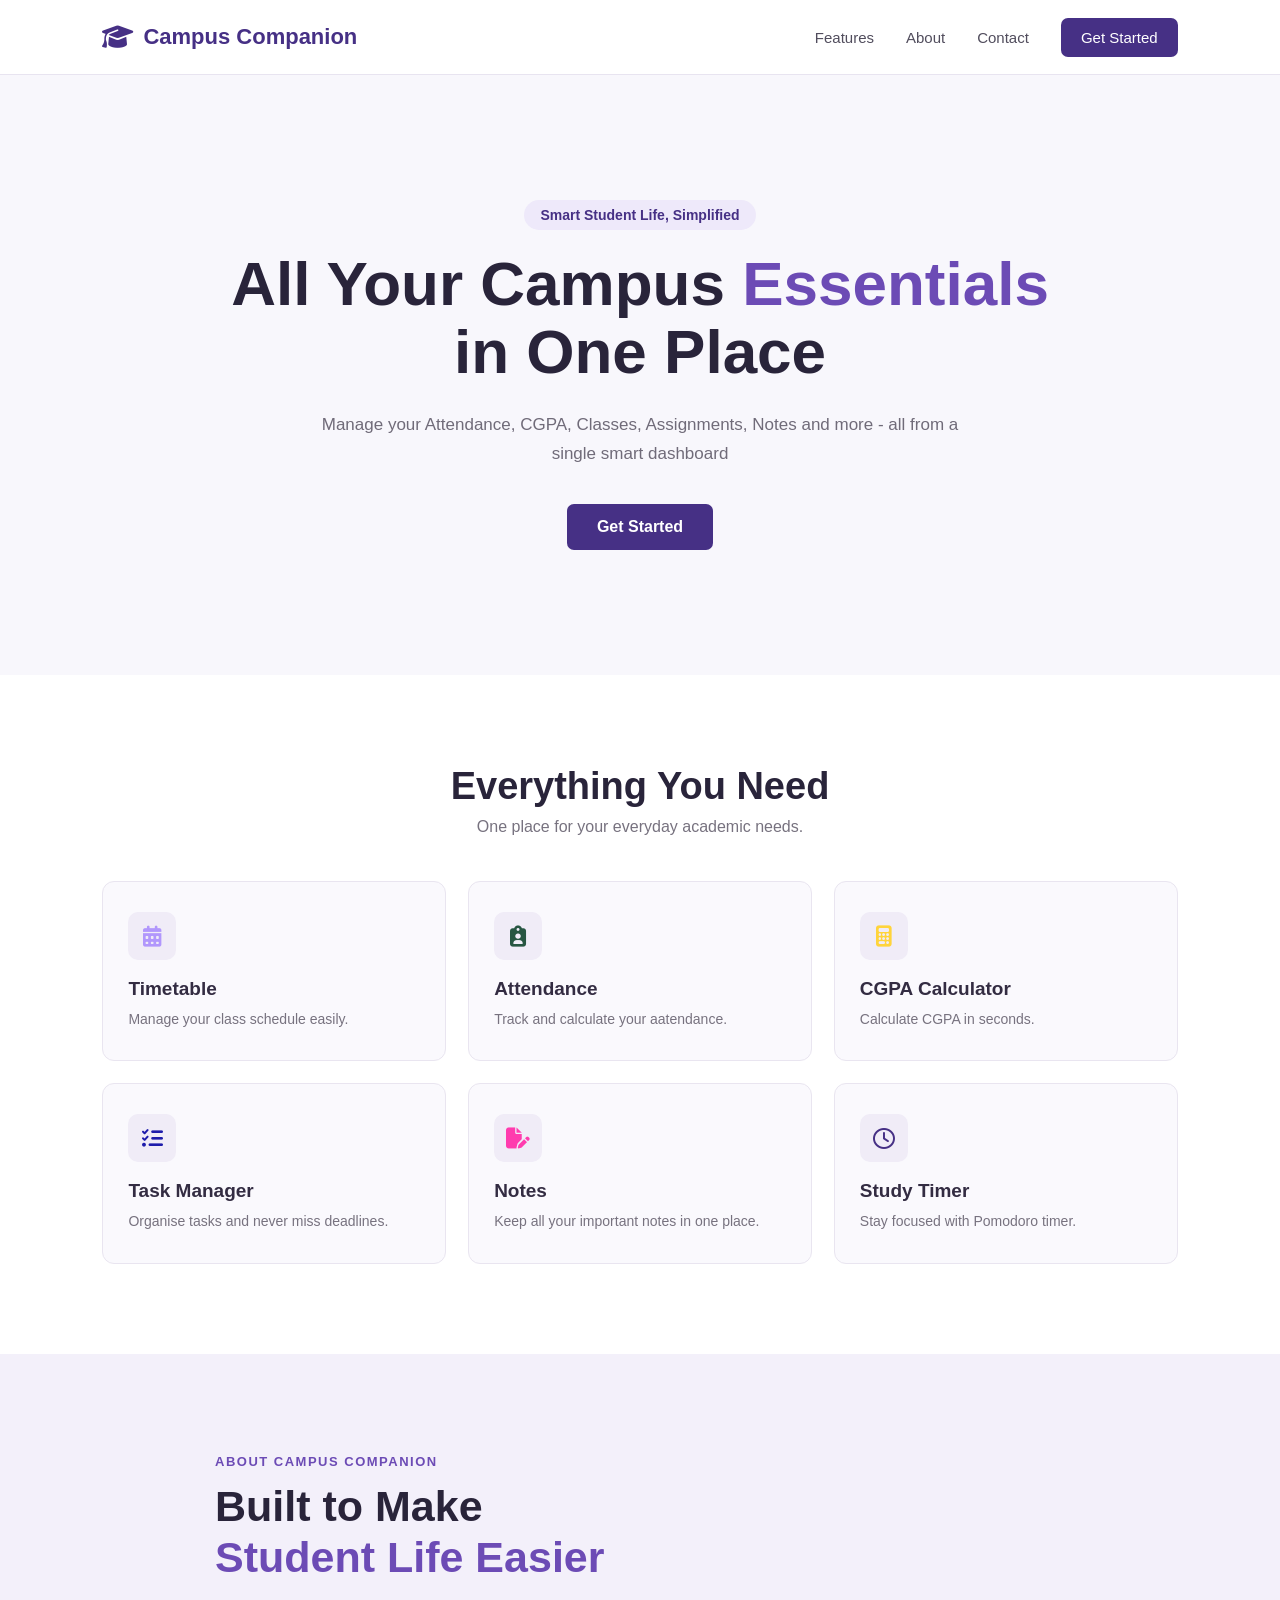
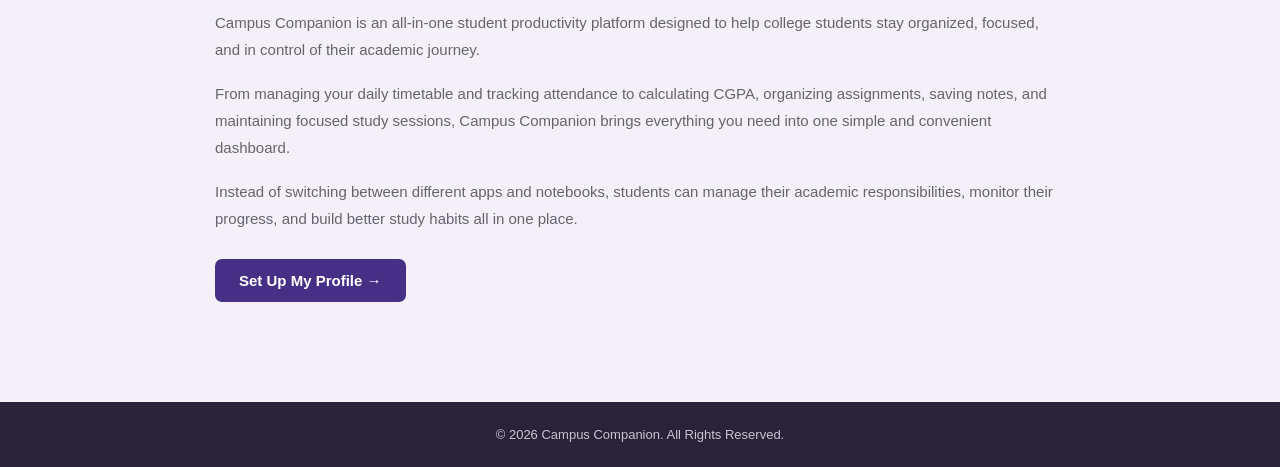
<file: index.html>
<!DOCTYPE html>
<html lang="en">
<head>
    <meta charset="UTF-8">
    <meta name="viewport" content="width=device-width, initial-scale=1.0">
    <meta http-equiv="refresh" content="0; url=HTML/index.html">
    <title>Campus Companion</title>
</head>
<body>
    
</body>
</html>
</file>
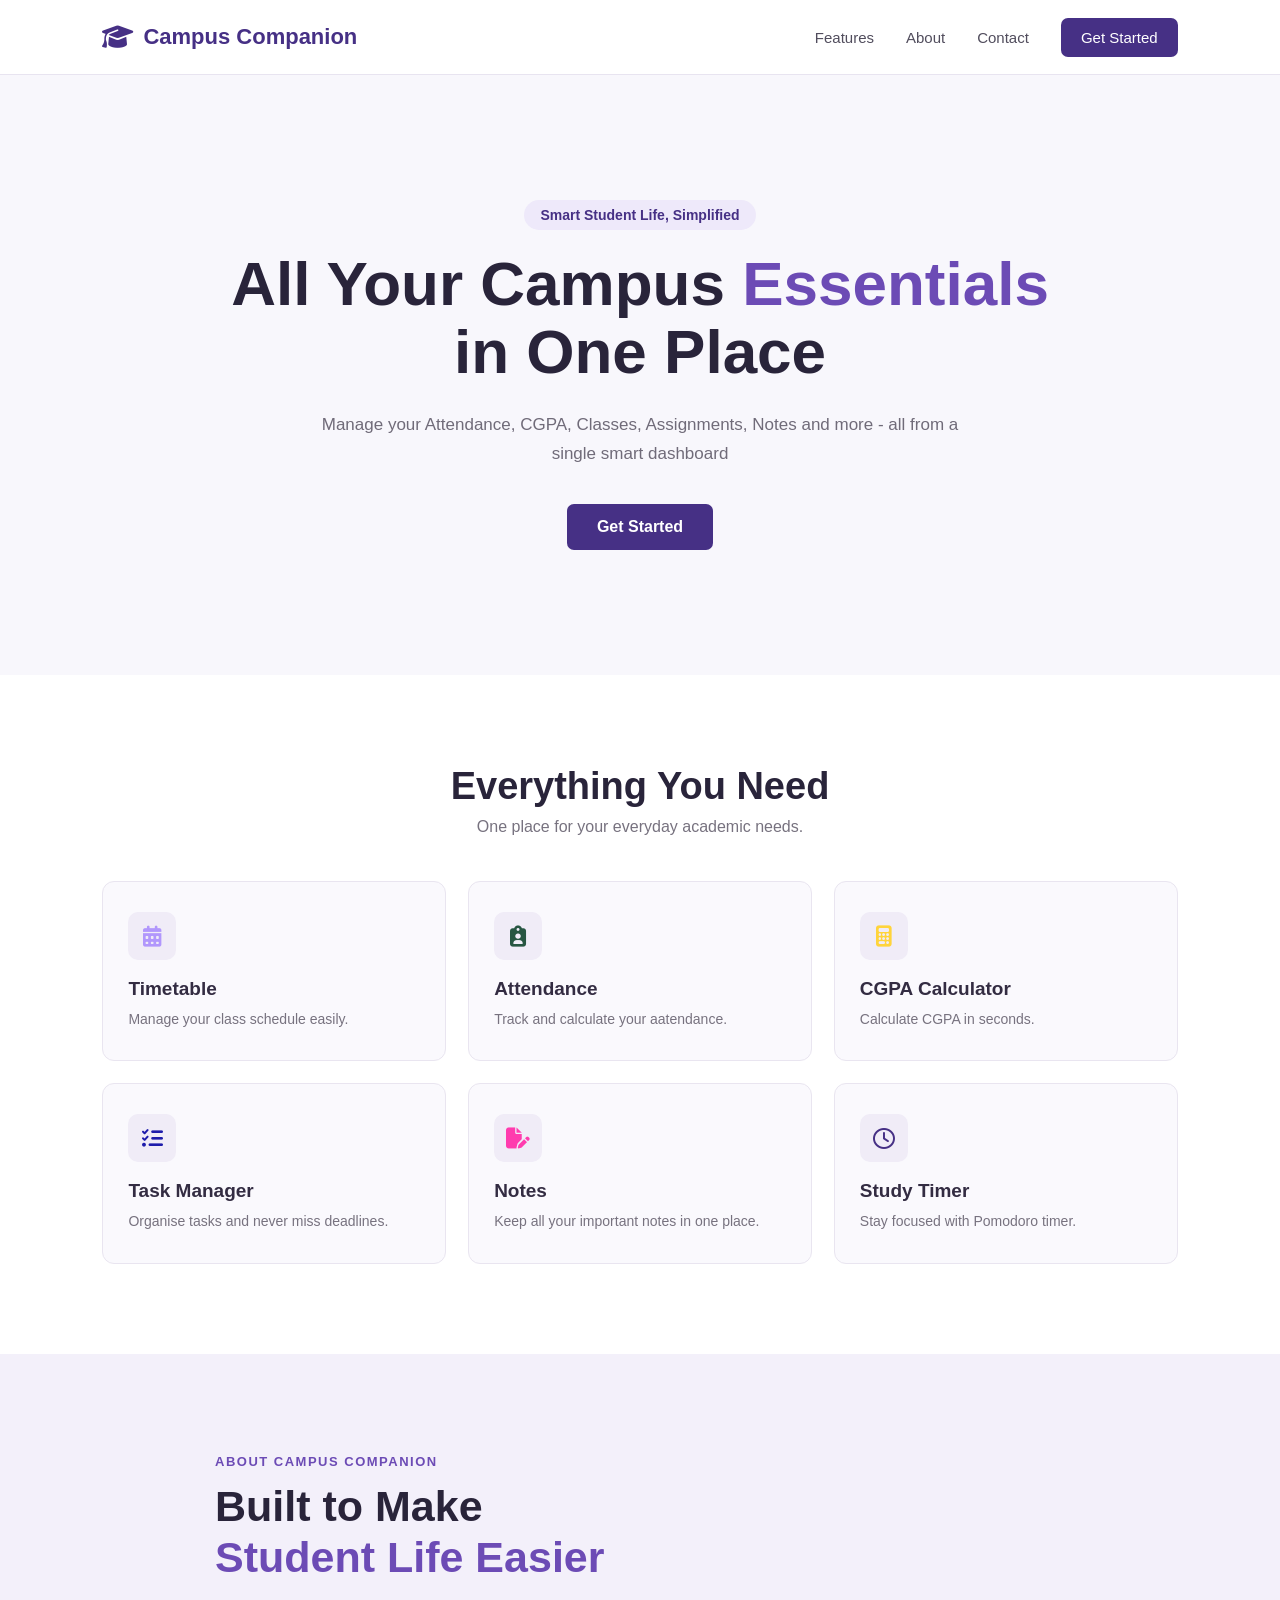
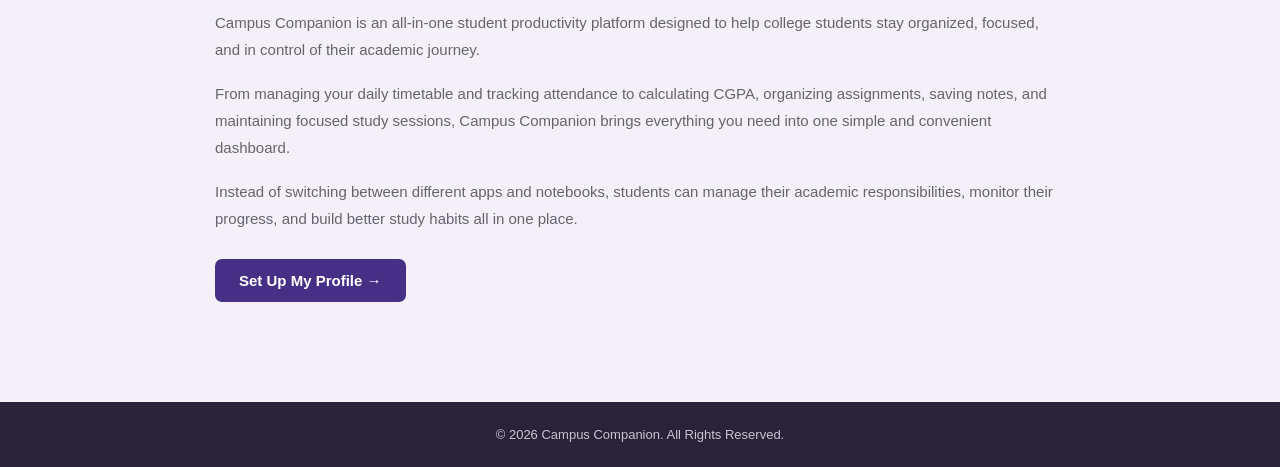
<file: HTML/index.html>
<!DOCTYPE html>
<html lang="en">
<head>
    <meta charset="UTF-8">
    <meta name="viewport" content="width=device-width, initial-scale=1.0">
    <title>Campus Companion</title>
    
    <link rel="stylesheet"
          href="https://cdnjs.cloudflare.com/ajax/libs/font-awesome/6.7.2/css/all.min.css">
    <link rel="stylesheet" href='../CSS/index_setup.css'>
<body>
    <header>
        <nav class="navbar">
            <div class="logo">
                 <i class="fa-solid fa-graduation-cap" style="color: rgb(70, 48, 133);"></i>
                 Campus Companion</div>
            <div class="nav-links">
                <a href="#features">Features</a>
                <a href="#about">About</a>
                <a href="#contact">Contact</a>
                <a href="/Project - Campus-Companion/HTML/setup.html">Get Started</a>
            </div>
        </nav>
        <section class="hero-section">
            <div class="hero-content">
                <p class="hero-tag">Smart Student Life, Simplified</p>
                <h1>All Your Campus
                    <span>Essentials</span>
                    in One Place
                </h1>
                <p>Manage your Attendance, CGPA, Classes, Assignments, Notes and more - all from a single smart dashboard </p>
            </div>
            <div class="hero-button">
                <button onclick="goSetup()">Get Started</button>
            </div>
        </section>
        <section class="features" id="features">
            <h2>Everything You Need</h2>
            <p>One place for your everyday academic needs.</p>
            <div class="feature-grid">
                <div class="feature-card">
                    <i class="fa-solid fa-calendar-days" style="color: rgb(177, 151, 252);"></i>
                    <h3>Timetable</h3>
                    <p>Manage your class schedule easily.</p>
                </div>
                <div class="feature-card">
                    <i class="fa-solid fa-clipboard-user" style="color: rgb(39, 86, 66);"></i>
                    <h3>Attendance</h3>
                    <p>Track and calculate your aatendance. </p>
                </div>
                <div class="feature-card">
                    <i class="fa-solid fa-calculator" style="color: rgb(255, 212, 59);"></i>
                    <h3>CGPA Calculator</h3>
                    <p>Calculate CGPA in seconds.</p>
                </div>
                <div class="feature-card">
                    <i class="fa-solid fa-list-check" style="color: rgb(30, 28, 171);"></i>
                    <h3>Task Manager</h3>
                    <p>Organise tasks and never miss deadlines.</p>
                </div>
                <div class="feature-card">
                    <i class="fa-solid fa-file-pen" style="color: rgb(255, 59, 174);"></i>
                    <h3>Notes</h3>
                    <p>Keep all your important notes in one place.</p>
                </div>
                <div class="feature-card">
                    <i class="fa-regular fa-clock" style="color: rgb(70, 48, 133);"></i>
                    <h3>Study Timer</h3>
                    <p>Stay focused with Pomodoro timer.</p>
                </div>
            </div>
        </section>
        <section class="about" id="about">
            <div class="about-content">
                <p>ABOUT CAMPUS COMPANION</p>
                <h2>Built to Make
                    <span>Student Life Easier</span>
                </h2>
                <p>
                    Campus Companion is an all-in-one student productivity
                    platform designed to help college students stay organized,
                    focused, and in control of their academic journey.
                </p>

                <p>
                    From managing your daily timetable and tracking attendance
                    to calculating CGPA, organizing assignments, saving notes,
                    and maintaining focused study sessions, Campus Companion
                    brings everything you need into one simple and convenient
                    dashboard.
                </p>

                <p>
                    Instead of switching between different apps and notebooks,
                    students can manage their academic responsibilities,
                    monitor their progress, and build better study habits
                    all in one place.
                </p>
                <a href="/Project - Campus-Companion/HTML/setup.html" class="primary-btn">
                    Set Up My Profile →
                </a>
            </div>
        </section>
    </header>
    <footer>
        <div class="copyright">
             © 2026 Campus Companion. All Rights Reserved.
        </div>
    </footer>
    <script src="../JS/index_setup.js"></script>
</body>
</html>
</file>
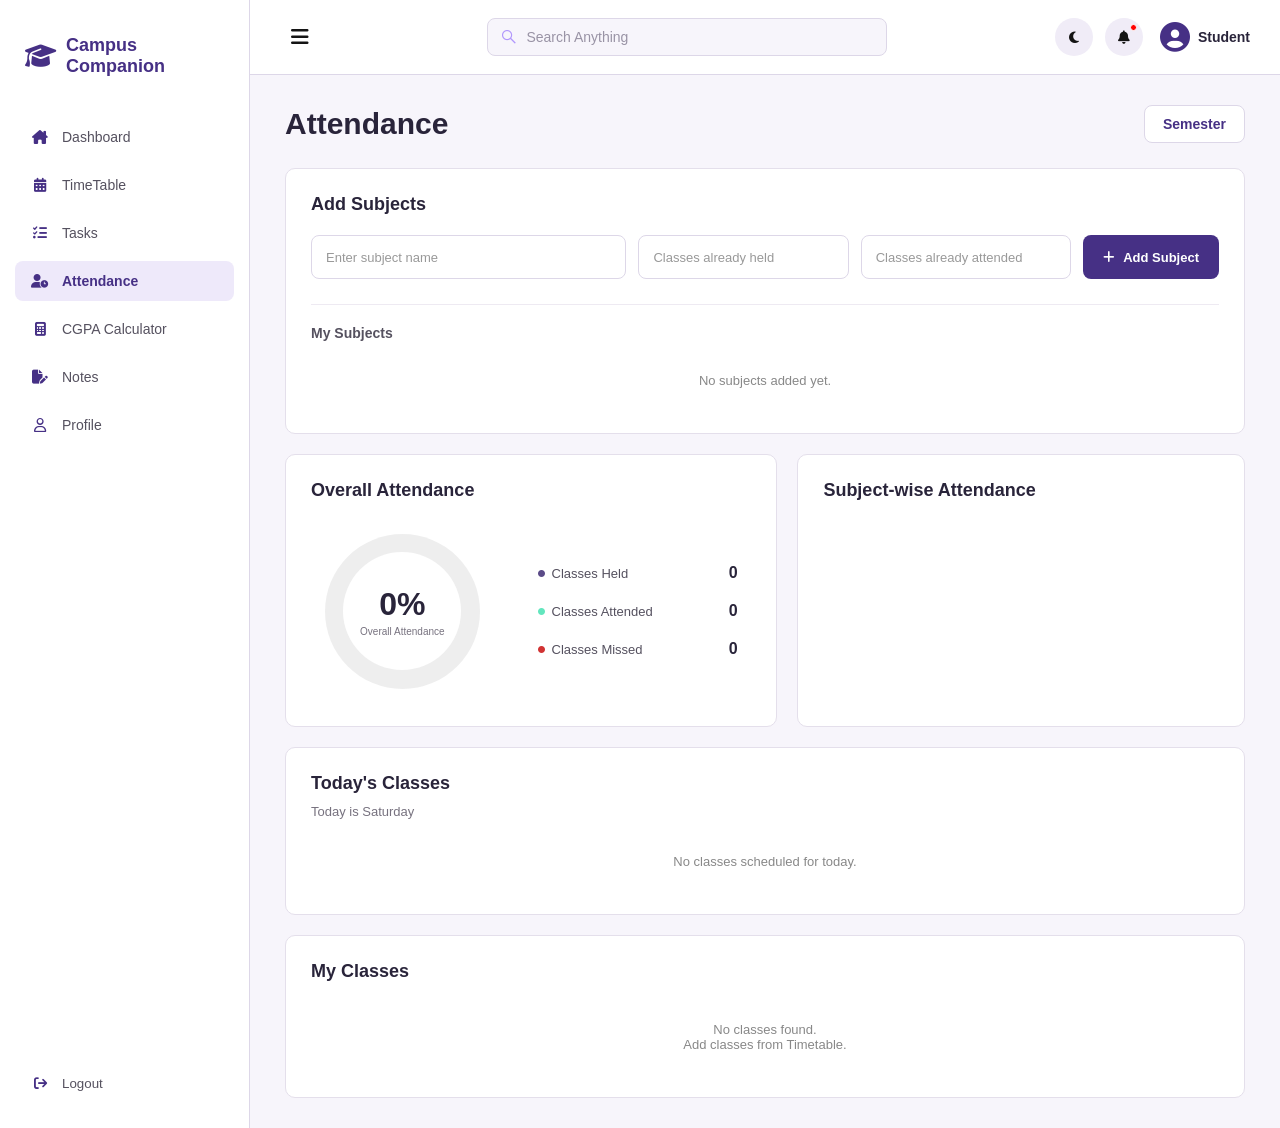
<file: HTML/attendance.html>
<!DOCTYPE html>
<html lang="en">
<head>
    <meta charset="UTF-8">
    <meta name="viewport" content="width=device-width, initial-scale=1.0">
    <title>Attendance</title>
    <link rel="stylesheet"
          href="https://cdnjs.cloudflare.com/ajax/libs/font-awesome/6.7.2/css/all.min.css">
    <link rel="stylesheet" href="../CSS/dashboard.css">
    <link rel="stylesheet" href="../CSS/attendance.css">
</head>
<body class="dashboard-page">
    <div class="app-shell">
        <aside class="sidebar">
            <div class="sidebar-logo">
                 <i class="fa-solid fa-graduation-cap" style="color: rgb(70, 48, 133);"></i>
                 <span>Campus Companion</span>
            </div>
            <nav>
                <button onclick="showPage('dashboard')">
                    <i class="fa-solid fa-house-chimney" style="color: rgb(70, 48, 133);"></i>
                    <span>Dashboard</span>
                </button>
                <button onclick="showPage('timetable')">
                    <i class="fa-solid fa-calendar-days" style="color: rgb(70, 48, 133);"></i>
                    <span>TimeTable</span>
                </button>
                <button onclick="showPage('tasks')">
                    <i class="fa-solid fa-list-check" style="color: rgb(70, 48, 133);"></i>
                    <span>Tasks</span>
                </button>
                <button onclick="showPage('attendance')" class="active">
                    <i class="fa-solid fa-user-clock" style="color: rgb(70, 48, 133);"></i>
                    <span>Attendance</span>
                </button>
                <button onclick="showPage('cgpa-calculator')">
                    <i class="fa-solid fa-calculator" style="color: rgb(70, 48, 133);"></i>
                    <span>CGPA Calculator</span>
                </button>
                <button onclick="showPage('notes')">
                    <i class="fa-solid fa-file-pen" style="color: rgb(70, 48, 133);"></i>
                    <span>Notes</span>
                </button>
                <button onclick="showPage('profile')">
                    <i class="fa-regular fa-user" style="color: rgb(70, 48, 133);"></i>
                    <span>Profile</span>
                </button>
            </nav>
            <button class="logout" onclick="logoutBtn()">
                <i class="fa-solid fa-arrow-right-from-bracket" style="color: rgb(70, 48, 133);"></i>
                <span>Logout</span>
            </button>
        </aside>
        <section class="dashboard-content">
            <header class="dashboard-header">
                <button class="menu-btn">
                    <i class="fa-solid fa-bars" style="color: rgb(20, 20, 20);"></i>
                </button>
                <div class="dashboard-search">
                    <i class="fa-brands fa-sistrix" style="color: rgb(177, 151, 252);"></i>
                    <input type="text" id="dashboardSearch"
                    placeholder="Search Anything">
                </div>
                <div class="dashboard-actions">
                    <button class="theme-btn">
                        <i class="fa-solid fa-moon" style="color: rgb(20, 20, 20);"></i>
                    </button>
                    <button class="notification-btn">
                        <i class="fa-solid fa-bell" style="color: rgb(20, 20, 20);"></i>
                        <span class="notification-dot"></span>
                    </button>
                    <div class="user-info">
                        <span class="avatar">
                        <i class="fa-solid fa-circle-user" style="color: rgb(70, 48, 133);"></i>
                    </span>
                     <b id="topname">
                        Student
                     </b>
                    </div> 
                </div>
            </header>
           
            <main class="dashboard-main">
                <div class="attendance-top">
                    <div>
                        <h1>Attendance</h1>
                    </div>
                    <div class="semester-display">
                        <span id="semester">
                            Semester
                        </span>
                    </div>
                </div>
                <div class="attendance-card add-subject-card">
                    <h2>
                        Add Subjects
                    </h2>
                    <div class="subject-form">
                        <input
                            type="text"
                            id="subjectName"
                            placeholder="Enter subject name">
                        <input
                            type="number"
                            id="initialHeld"
                            placeholder="Classes already held"
                            min="0">
                        <input
                            type="number"
                            id="initialAttended"
                            placeholder="Classes already attended"
                            min="0">
                        <button onclick="addSubjectFromForm()">
                            <i class="fa-solid fa-plus" style="color: rgb(177, 151, 252);"></i>
                            Add Subject
                        </button>
                    </div>
                     
                    <div class="my-subjects">
                        <h3>
                            My Subjects
                        </h3>
                        <div id="subjectList"></div>
                    </div>
                </div>
                <!-- OVERVIEW -->
                <div class="attendance-overview">
                    <div class="attendance-card overall-card">
                        <h2>
                            Overall Attendance
                        </h2>
                        <div class="overall-content">
                            <div
                                class="attendance-circle"
                                id="attendanceCircle">
                                <div class="circle-content">
                                    <span id="overallPercentage">
                                        0%
                                    </span>
                                    <small>
                                        Overall Attendance
                                    </small>
                                </div>
                            </div>
                            <div class="attendance-stats">
                                <div class="stat-row">
                                    <span>
                                        <i class="fa-solid fa-circle" style="color: rgb(91, 75, 136);"></i>
                                        Classes Held
                                    </span>
                                    <strong id="classesHeld">
                                        0
                                    </strong>
                                </div>
                                <div class="stat-row">
                                    <span>
                                    <i class="fa-solid fa-circle" style="color: rgb(99, 230, 190);"></i>
                                        Classes Attended
                                    </span>
                                    <strong id="classesAttended">
                                        0
                                    </strong>
                                </div>
                                <div class="stat-row">
                                    <span>
                                        <i class="fa-solid fa-circle" style="color: rgb(209, 51, 51);"></i>
                                        Classes Missed
                                    </span>
                                    <strong id="classesMissed">
                                        0
                                    </strong>
                                </div>
                            </div>
                        </div>
                    </div>
                    <!-- SUBJECT ATTENDANCE -->
                    <div class="attendance-card subject-card">
                        <h2>
                            Subject-wise Attendance
                        </h2>
                        <div id="attendanceList"></div>
                    </div>
                </div>
                <!-- TODAY'S CLASSES -->
                <div class="attendance-card today-card">
                    <h2>
                        Today's Classes
                    </h2>
                    <p
                        class="today-name"
                        id="todayName">
                    </p>
                    <div id="todayClasses"></div>
                </div>
                <!-- ALL CLASSES -->
                <div class="attendance-card timetable-attendance-card">
                    <h2>
                        My Classes
                    </h2>
                    <div id="allClasses"></div>
                </div>
            </main>

        </section>
    </div>
    <script src="../JS/dashboard.js"></script>
    <script src="../JS/attendance.js"></script>
</body>
</file>
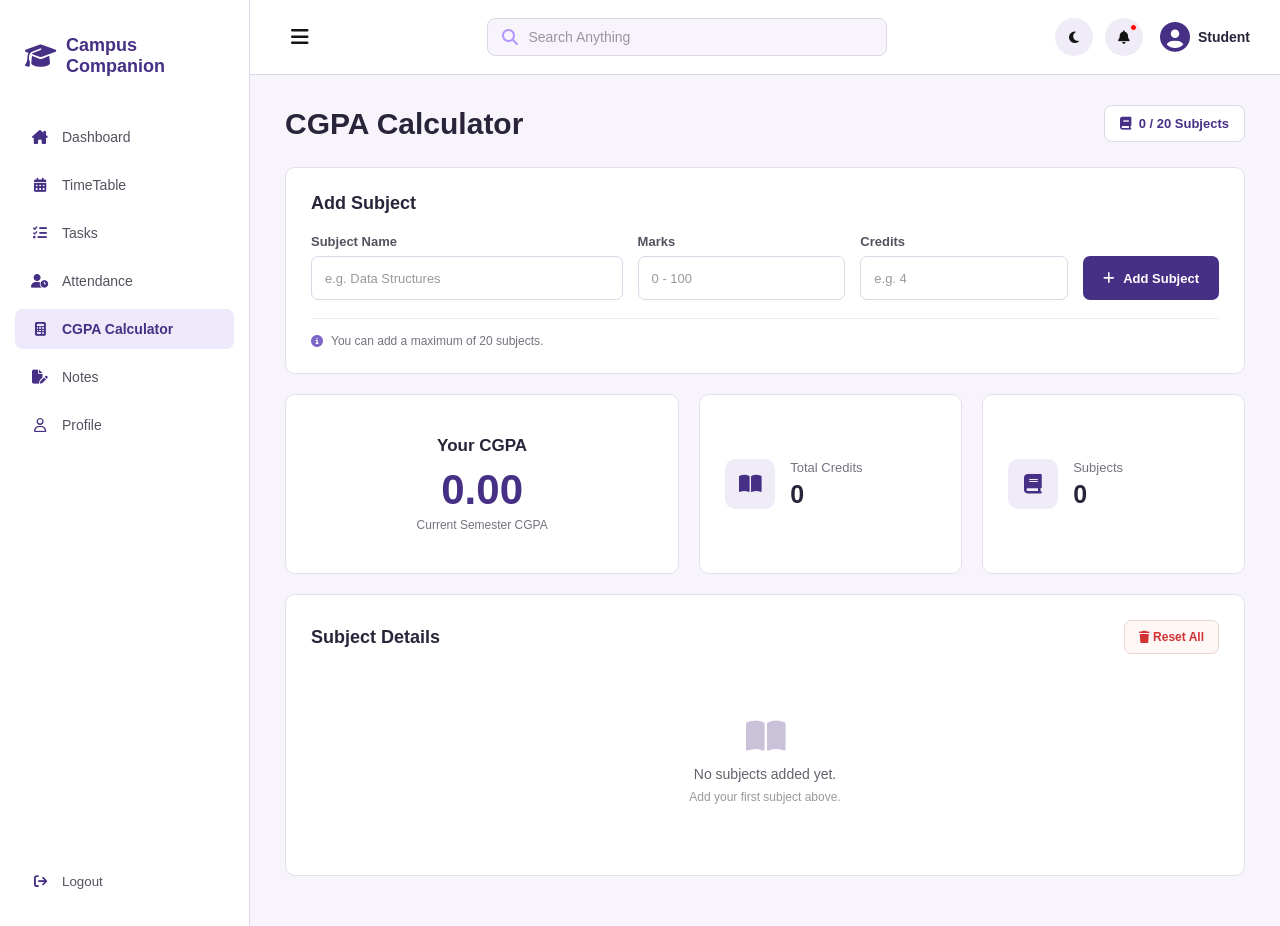
<file: HTML/cgpa.html>
<!DOCTYPE html>
<html lang="en">
<head>
    <meta charset="UTF-8">
    <meta name="viewport" content="width=device-width, initial-scale=1.0">
    <title>CGPA Calculator</title>
    <link rel="stylesheet"
        href="https://cdnjs.cloudflare.com/ajax/libs/font-awesome/6.7.2/css/all.min.css">
    <link rel="stylesheet" href="../CSS/dashboard.css">
    <link rel="stylesheet" href="../CSS/cgpa.css">
</head>
<body class="dashboard-page cgpa-page">
<div class="app-shell">
    <aside class="sidebar">
        <div class="sidebar-logo">
            <i class="fa-solid fa-graduation-cap"
               style="color: rgb(70, 48, 133);"></i>
            <span>Campus Companion</span>
        </div>
        <nav>
            <button onclick="showPage('dashboard')">
                <i class="fa-solid fa-house-chimney"
                   style="color: rgb(70, 48, 133);"></i>
                <span>Dashboard</span>
            </button>
            <button onclick="showPage('timetable')">
                <i class="fa-solid fa-calendar-days"
                   style="color: rgb(70, 48, 133);"></i>
                <span>TimeTable</span>
            </button>
            <button onclick="showPage('tasks')">
                <i class="fa-solid fa-list-check"
                   style="color: rgb(70, 48, 133);"></i>
                <span>Tasks</span>
            </button>
            <button onclick="showPage('attendance')">
                <i class="fa-solid fa-user-clock"
                   style="color: rgb(70, 48, 133);"></i>
                <span>Attendance</span>
            </button>
            <button onclick="showPage('cgpa-calculator')" class="active">
                <i class="fa-solid fa-calculator" style="color: rgb(70, 48, 133);"></i>
                <span>CGPA Calculator</span>
            </button>
            <button onclick="showPage('notes')">
                <i class="fa-solid fa-file-pen"
                   style="color: rgb(70, 48, 133);"></i>
                <span>Notes</span>
            </button>
            <button onclick="showPage('profile')">
                <i class="fa-regular fa-user"
                   style="color: rgb(70, 48, 133);"></i>
                <span>Profile</span>
            </button>
        </nav>
        <button class="logout"
                onclick="logoutBtn()">
            <i class="fa-solid fa-arrow-right-from-bracket"
               style="color: rgb(70, 48, 133);"></i>
            <span>Logout</span>
        </button>
    </aside>

    <section class="dashboard-content">
        <header class="dashboard-header">
            <button class="menu-btn">
                <i class="fa-solid fa-bars"
                   style="color: rgb(20, 20, 20);"></i>
            </button>
            <div class="dashboard-search">
                <i class="fa-solid fa-magnifying-glass"
                   style="color: rgb(177, 151, 252);"></i>
                <input
                    type="text"
                    id="dashboardSearch"
                    placeholder="Search Anything">
            </div>
            <div class="dashboard-actions">
                <button class="theme-btn">
                    <i class="fa-solid fa-moon"
                       style="color: rgb(20, 20, 20);"></i>
                </button>
                <button class="notification-btn">
                    <i class="fa-solid fa-bell"
                       style="color: rgb(20, 20, 20);"></i>
                    <span class="notification-dot"></span>
                </button>
                <div class="user-info">
                    <span class="avatar">
                        <i class="fa-solid fa-circle-user"
                           style="color: rgb(70, 48, 133);"></i>
                    </span>
                    <b id="topname">
                        Student
                    </b>
                </div>
            </div>
        </header>

        <main class="dashboard-main">
            <div class="cgpa-page-title">
                <div>
                    <h1>CGPA Calculator</h1>
                </div>
                <div class="subject-limit">
                    <i class="fa-solid fa-book"></i>
                    <span id="subjectCount">
                        0 / 20 Subjects
                    </span>
                </div>
            </div>

            <!-- Add Subject -->
            <div class="cgpa-card add-cgpa-card">
                <div class="cgpa-card-header">
                    <div>
                        <h2>Add Subject</h2> 
                    </div>
                </div>
                <div class="cgpa-form">
                    <div class="cgpa-input-group">
                        <label for="subjectName">
                            Subject Name
                        </label>
                        <input
                            type="text"
                            id="subjectName"
                            placeholder="e.g. Data Structures">
                    </div>
                    <div class="cgpa-input-group">
                        <label for="marks">
                            Marks
                        </label>
                        <input
                            type="number"
                            id="marks"
                            placeholder="0 - 100"
                            min="0"
                            max="100">
                    </div>
                    <div class="cgpa-input-group">
                        <label for="credits">
                            Credits
                        </label>
                        <input
                            type="number"
                            id="credits"
                            placeholder="e.g. 4"
                            min="1"
                            max="20">
                    </div>
                    <button
                        class="add-subject-btn"
                        onclick="addCGPASubject()">
                        <i class="fa-solid fa-plus"></i>
                        Add Subject
                    </button>
                </div>
                <div class="cgpa-note">
                    <i class="fa-solid fa-circle-info"></i>
                    <span>
                        You can add a maximum of 20 subjects.
                    </span>
                </div>
            </div>

            <!-- CGPA Result -->
            <div class="cgpa-result-grid">
                <div class="cgpa-card cgpa-result-card">
                    <h2>
                        Your CGPA
                    </h2>
                    <div class="cgpa-number">
                        <span id="cgpaValue">
                            0.00
                        </span>
                    </div>
                    <p class="cgpa-result-text">
                        Current Semester CGPA
                    </p>
                </div>

                <!-- Total Credits -->
                <div class="cgpa-card result-small-card">
                    <div class="result-icon">
                        <i class="fa-solid fa-book-open"></i>
                    </div>
                    <div>
                        <p>
                            Total Credits
                        </p>
                        <h3 id="totalCredits">
                            0
                        </h3>
                    </div>
                </div>

                <!-- Subjects -->
                <div class="cgpa-card result-small-card">
                    <div class="result-icon">
                        <i class="fa-solid fa-book"></i>
                    </div>
                    <div>
                        <p>
                            Subjects
                        </p>
                        <h3 id="totalSubjects">
                            0
                        </h3>
                    </div>
                </div>
            </div>

            <!-- Subject Table -->
            <div class="cgpa-card subjects-table-card">
                <div class="subjects-table-header">
                    <div>
                        <h2>
                            Subject Details
                        </h2>
                    </div>
                    <button
                        class="reset-btn"
                        onclick="resetCGPA()">
                        <i class="fa-solid fa-trash"></i>
                        Reset All
                    </button>
                </div>
                <div id="cgpaSubjectList">
                    <div class="cgpa-empty">
                        <i class="fa-solid fa-book-open"></i>
                        <p>
                            No subjects added yet.
                        </p>
                        <small>
                            Add your first subject above.
                        </small>
                    </div>
                </div>
            </div>
        </main>
    </section>
</div>
<script src="../JS/dashboard.js"></script>
<script src="../JS/cgpa.js"></script>
</body>
</html>
</file>
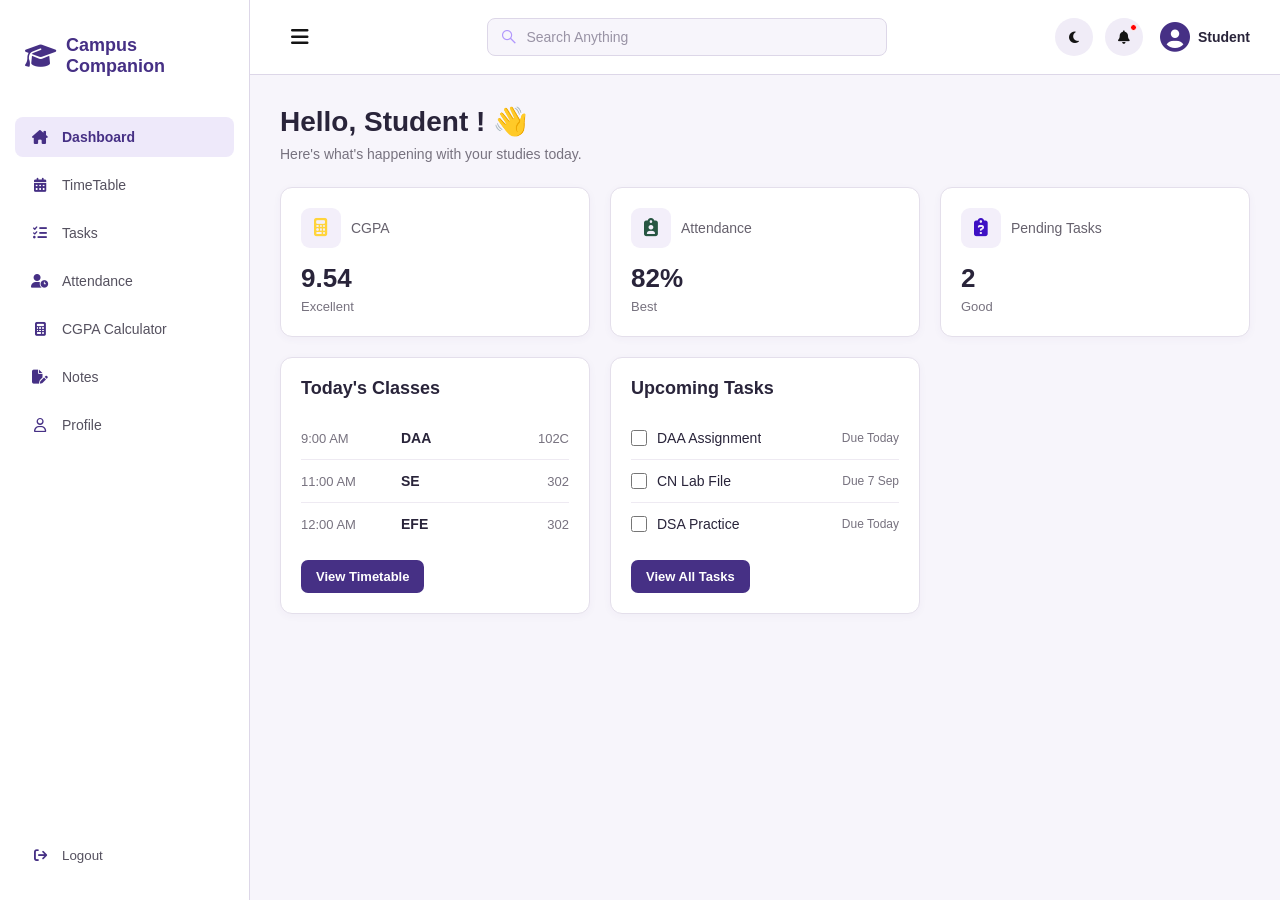
<file: HTML/dashboard.html>
<!DOCTYPE html>
<html lang="en">
<head>
    <meta charset="UTF-8">
    <meta name="viewport" content="width=device-width, initial-scale=1.0">
    <title>Dashboard</title>
    <link rel="stylesheet"
          href="https://cdnjs.cloudflare.com/ajax/libs/font-awesome/6.7.2/css/all.min.css">
    <link rel="stylesheet" href="../CSS/dashboard.css">
</head>
<body class="dashboard-page">
    <div class="app-shell">
        <aside class="sidebar">
            <div class="sidebar-logo">
                 <i class="fa-solid fa-graduation-cap" style="color: rgb(70, 48, 133);"></i>
                 <span>Campus Companion</span>
            </div>
            <nav>
                <button onclick="showPage('dashboard')" class="active">
                    <i class="fa-solid fa-house-chimney" style="color: rgb(70, 48, 133);"></i>
                    <span>Dashboard</span>
                </button>
                <button onclick="showPage('timetable')">
                    <i class="fa-solid fa-calendar-days" style="color: rgb(70, 48, 133);"></i>
                    <span>TimeTable</span>
                </button>
                <button onclick="showPage('tasks')">
                    <i class="fa-solid fa-list-check" style="color: rgb(70, 48, 133);"></i>
                    <span>Tasks</span>
                </button>
                <button onclick="showPage('attendance')">
                    <i class="fa-solid fa-user-clock" style="color: rgb(70, 48, 133);"></i>
                    <span>Attendance</span>
                </button>
                <button onclick="showPage('cgpa-calculator')">
                    <i class="fa-solid fa-calculator" style="color: rgb(70, 48, 133);"></i>
                    <span>CGPA Calculator</span>
                </button>
                <button onclick="showPage('notes')">
                    <i class="fa-solid fa-file-pen" style="color: rgb(70, 48, 133);"></i>
                    <span>Notes</span>
                </button>
                <button onclick="showPage('profile')">
                    <i class="fa-regular fa-user" style="color: rgb(70, 48, 133);"></i>
                    <span>Profile</span>
                </button>
            </nav>
            <button class="logout" onclick="logoutBtn()">
                <i class="fa-solid fa-arrow-right-from-bracket" style="color: rgb(70, 48, 133);"></i>
                <span>Logout</span>
            </button>
        </aside>
        <section class="dashboard-content">
             <header class="dashboard-header">
                <button class="menu-btn">
                    <i class="fa-solid fa-bars" style="color: rgb(20, 20, 20);"></i>
                </button>
                <div class="dashboard-search">
                    <i class="fa-brands fa-sistrix" style="color: rgb(177, 151, 252);"></i>
                    <input type="text" id="dashboardSearch"
                    placeholder="Search Anything">
                </div>
                <div class="dashboard-actions">
                    <button class="theme-btn">
                        <i class="fa-solid fa-moon" style="color: rgb(20, 20, 20);"></i>
                    </button>
                    <button class="notification-btn">
                        <i class="fa-solid fa-bell" style="color: rgb(20, 20, 20);"></i>
                        <span class="notification-dot"></span>
                    </button>
                    <div class="user-info">
                        <span class="avatar">
                        <i class="fa-solid fa-circle-user" style="color: rgb(70, 48, 133);"></i>
                    </span>
                     <b id="topname">
                        Student
                     </b>
                    </div> 
                </div>
            </header>
            <main class="dashboard-main">
                <div class="welcome-section">
                    <h1>Hello,
                        <span id="studentName">Student</span>
                        ! 👋
                    </h1>
                    <p>Here's what's happening with your studies today.</p>
                </div>
                <div class="stat-cards">
                    <div class="stat-card-top">
                        <div class="cgpa-icon">
                            <i class="fa-solid fa-calculator" style="color: rgb(255, 212, 59);"></i>
                        </div>
                        <span>CGPA</span>
                    </div>
                    <h2 id="cgpaValue">
                        9.54
                    </h2>
                    <p id="cgpaStatus">
                        Excellent
                    </p>
                </div>
                <div class="stat-cards">
                    <div class="stat-card-top">
                        <div class="attendance-icon">
                        <i class="fa-solid fa-clipboard-user" style="color: rgb(39, 86, 66);"></i>
                        </div>
                        <span>Attendance</span>
                    </div>
                    <h2 id="attendanceValue">
                        82%
                    </h2>
                    <p id="attendanceStatus">
                        Best
                    </p>
                </div>
                <div class="stat-cards">
                    <div class="stat-card-top">
                        <div class="pendingTasks-icon">
                        <i class="fa-solid fa-clipboard-question" style="color: rgb(62, 16, 196);"></i>
                        </div>
                        <span>Pending Tasks</span>
                    </div>
                    <h2 id="pendingTaskValue">
                        2
                    </h2>
                    <p id="pendingTaskStatus">
                        Good
                    </p>
                </div>
                <div class="dashboard-grid">
                    <div class="dashboard-card classes-card">
                        <div class="card-header">
                            <h3>Today's Classes</h3>
                        </div>
                        <div class="classes-list" id="todayClasses">
                            <div class="class-item">
                                <div class="class-time">
                                    9:00 AM
                                </div>
                                <div class="class-subject">
                                    DAA
                                </div>
                                <div class="class-room">
                                    102C
                                </div>
                            </div>
                            <div class="class-item">
                                <div class="class-time">
                                    11:00 AM
                                </div>
                                <div class="class-subject">
                                    SE
                                </div>
                                <div class="class-room">
                                    302
                                </div>
                            </div>
                            <div class="class-item">
                                <div class="class-time">
                                    12:00 AM
                                </div>
                                <div class="class-subject">
                                    EFE
                                </div>
                                <div class="class-room">
                                    302
                                </div>
                            </div>
                        </div>
                        <button class="small-btn" onclick="showPage('timetable')">View Timetable</button>
                    </div>
                </div>
                <div class="dashboard-card tasks-card">
                    <div class="card-header">
                        <h3>Upcoming Tasks</h3>
                    </div>
                    <div class="upcoming-tasks" id="upcomingTasks">
                        <div class="task-item">
                            <div class="task-left">
                                <input type="checkbox" class="task-checkbox">
                                <span>DAA Assignment</span>
                            </div>
                            <small>Due Today</small>
                        </div>
                        <div class="task-item">
                            <div class="task-left">
                                <input type="checkbox" class="task-checkbox">
                                <span>CN Lab File</span>
                            </div>
                            <small>Due 7 Sep</small>
                        </div> 
                        <div class="task-item">
                            <div class="task-left">
                                <input type="checkbox" class="task-checkbox">
                                <span>DSA Practice</span>
                            </div>
                            <small>Due Today</small>
                        </div> 
                    </div>
                    <button class="small-btn" onclick="showPage('tasks')">View All Tasks</button>
                </div>
            </main>
        </section>
    </div>  
    <script src="../JS/dashboard.js"></script>
</body>
</html>
</file>
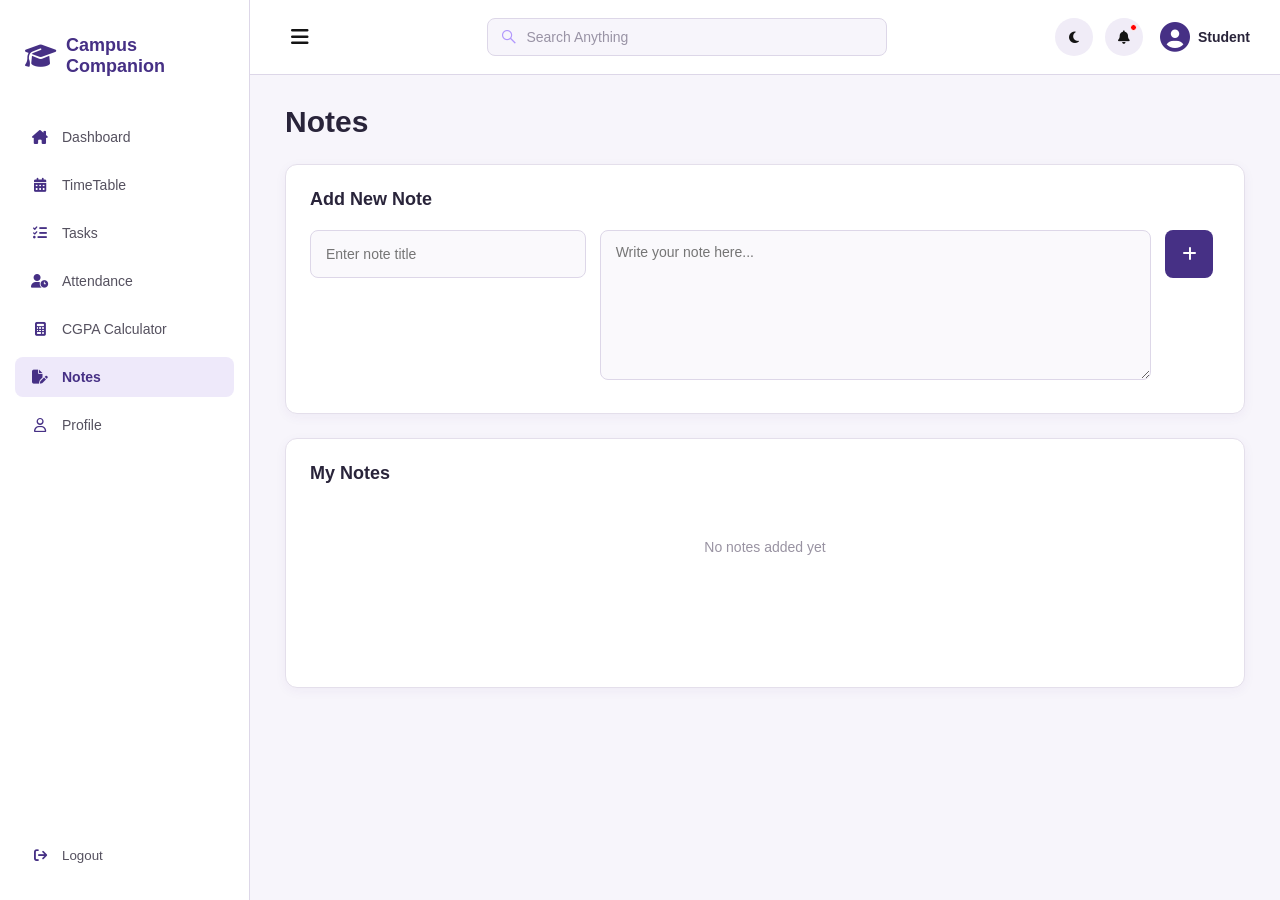
<file: HTML/notes.html>
<!DOCTYPE html>
<html lang="en">
<head>
    <meta charset="UTF-8">
    <meta name="viewport" content="width=device-width, initial-scale=1.0">
    <title>Notes</title>
    <link rel="stylesheet"
          href="https://cdnjs.cloudflare.com/ajax/libs/font-awesome/6.7.2/css/all.min.css">
    <link rel="stylesheet" href="../CSS/dashboard.css">
    <link rel="stylesheet" href="../CSS/notes.css">
</head>
<body class="dashboard-page">
    <div class="app-shell">
        <aside class="sidebar">
            <div class="sidebar-logo">
                 <i class="fa-solid fa-graduation-cap" style="color: rgb(70, 48, 133);"></i>
                 <span>Campus Companion</span>
            </div>
            <nav>
                <button onclick="showPage('dashboard')" >
                    <i class="fa-solid fa-house-chimney" style="color: rgb(70, 48, 133);"></i>
                    <span>Dashboard</span>
                </button>
                <button onclick="showPage('timetable')" >
                    <i class="fa-solid fa-calendar-days" style="color: rgb(70, 48, 133);"></i>
                    <span>TimeTable</span>
                </button>
                <button onclick="showPage('tasks')">
                    <i class="fa-solid fa-list-check" style="color: rgb(70, 48, 133);"></i>
                    <span>Tasks</span>
                </button>
                <button onclick="showPage('attendance')">
                    <i class="fa-solid fa-user-clock" style="color: rgb(70, 48, 133);"></i>
                    <span>Attendance</span>
                </button>
                <button onclick="showPage('cgpa-calculator')">
                    <i class="fa-solid fa-calculator" style="color: rgb(70, 48, 133);"></i>
                    <span>CGPA Calculator</span>
                </button>
                <button onclick="showPage('notes')" class="active">
                    <i class="fa-solid fa-file-pen" style="color: rgb(70, 48, 133);"></i>
                    <span>Notes</span>
                </button>
                <button onclick="showPage('profile')">
                    <i class="fa-regular fa-user" style="color: rgb(70, 48, 133);"></i>
                    <span>Profile</span>
                </button>
            </nav>
            <button class="logout" onclick="logoutBtn()">
                <i class="fa-solid fa-arrow-right-from-bracket" style="color: rgb(70, 48, 133);"></i>
                <span>Logout</span>
            </button>
        </aside>
        <section class="dashboard-content">
            <header class="dashboard-header">
                <button class="menu-btn">
                    <i class="fa-solid fa-bars" style="color: rgb(20, 20, 20);"></i>
                </button>
                <div class="dashboard-search">
                    <i class="fa-brands fa-sistrix" style="color: rgb(177, 151, 252);"></i>
                    <input type="text" id="dashboardSearch"
                    placeholder="Search Anything">
                </div>
                <div class="dashboard-actions">
                    <button class="theme-btn">
                        <i class="fa-solid fa-moon" style="color: rgb(20, 20, 20);"></i>
                    </button>
                    <button class="notification-btn">
                        <i class="fa-solid fa-bell" style="color: rgb(20, 20, 20);"></i>
                        <span class="notification-dot"></span>
                    </button>
                    <div class="user-info">
                        <span class="avatar">
                        <i class="fa-solid fa-circle-user" style="color: rgb(70, 48, 133);"></i>
                    </span>
                     <b id="topname">
                        Student
                     </b>
                    </div> 
                </div>
            </header>
                <div class="dashboard-main">
                    <div class="welcome-section">
                        <h1>Notes</h1>
                    </div>
                    <div class="dashboard-card task-form-card">
                        <div class="card-header">
                            <h3>Add New Note</h3>
                        </div>
                        <div class="task-form">
                            <input type="text" id="noteTitle" placeholder="Enter note title">
                            <textarea id="noteContent" placeholder="Write your note here..."></textarea>
                            <button class="small-btn" onclick="addNoteFromForm()"> 
                                <i class="fa-solid fa-plus" style="color: rgb(177, 151, 252);"></i> 
                            </button>
                        </div>
                    </div>
                    <div class="dashboard-card">
                        <div class="card-header">
                            <h3>My Notes</h3>
                        </div>
                        <div class="note-list" id="noteList">
                        </div>
                    </div>
                </div>
        </section> 
    </div>
    <script src="../JS/dashboard.js"></script>
    <script src="../JS/notes.js"></script>
</body>
</html>
</file>
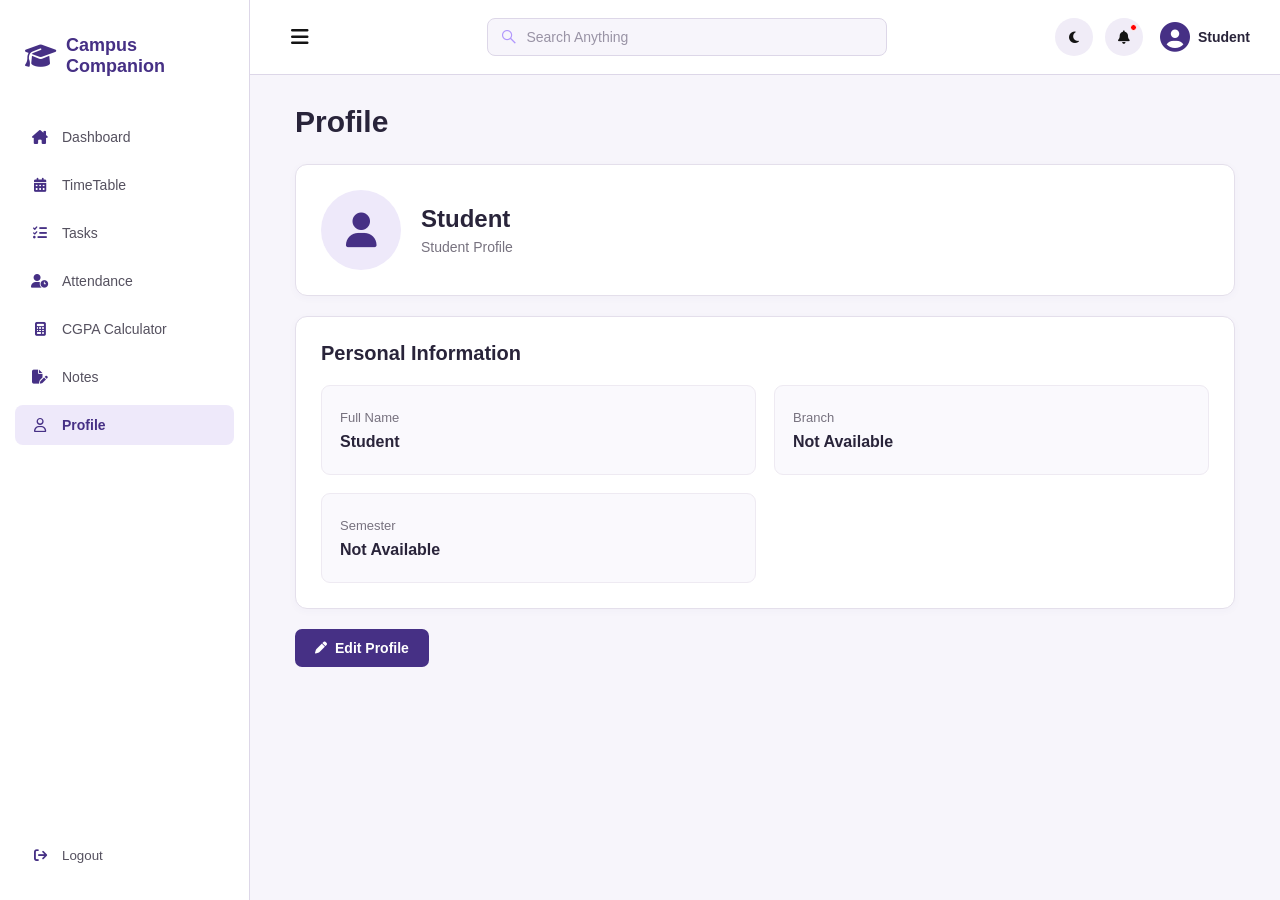
<file: HTML/profile.html>
<!DOCTYPE html>
<html lang="en">
<head>
    <meta charset="UTF-8">
    <meta name="viewport" content="width=device-width, initial-scale=1.0">
    <title>Profile</title>
    <link rel="stylesheet"
          href="https://cdnjs.cloudflare.com/ajax/libs/font-awesome/6.7.2/css/all.min.css">
    <link rel="stylesheet" href="../CSS/dashboard.css">
    <link rel="stylesheet" href="../CSS/profile.css">
</head>
<body class="dashboard-page">
    <div class="app-shell">
        <aside class="sidebar">
            <div class="sidebar-logo">
                 <i class="fa-solid fa-graduation-cap" style="color: rgb(70, 48, 133);"></i>
                 <span>Campus Companion</span>
            </div>
            <nav>
                <button onclick="showPage('dashboard')" >
                    <i class="fa-solid fa-house-chimney" style="color: rgb(70, 48, 133);"></i>
                    <span>Dashboard</span>
                </button>
                <button onclick="showPage('timetable')">
                    <i class="fa-solid fa-calendar-days" style="color: rgb(70, 48, 133);"></i>
                    <span>TimeTable</span>
                </button>
                <button onclick="showPage('tasks')">
                    <i class="fa-solid fa-list-check" style="color: rgb(70, 48, 133);"></i>
                    <span>Tasks</span>
                </button>
                <button onclick="showPage('attendance')">
                    <i class="fa-solid fa-user-clock" style="color: rgb(70, 48, 133);"></i>
                    <span>Attendance</span>
                </button>
                <button onclick="showPage('cgpa-calculator')">
                    <i class="fa-solid fa-calculator" style="color: rgb(70, 48, 133);"></i>
                    <span>CGPA Calculator</span>
                </button>
                <button onclick="showPage('notes')">
                    <i class="fa-solid fa-file-pen" style="color: rgb(70, 48, 133);"></i>
                    <span>Notes</span>
                </button>
                <button onclick="showPage('profile')" class="active">
                    <i class="fa-regular fa-user" style="color: rgb(70, 48, 133);"></i>
                    <span>Profile</span>
                </button>
            </nav>
            <button class="logout" onclick="logoutBtn()">
                <i class="fa-solid fa-arrow-right-from-bracket" style="color: rgb(70, 48, 133);"></i>
                <span>Logout</span>
            </button>
        </aside>
        <section class="dashboard-content">
            <header class="dashboard-header">
                <button class="menu-btn">
                    <i class="fa-solid fa-bars" style="color: rgb(20, 20, 20);"></i>
                </button>
                <div class="dashboard-search">
                    <i class="fa-brands fa-sistrix" style="color: rgb(177, 151, 252);"></i>
                    <input type="text" id="dashboardSearch"
                    placeholder="Search Anything">
                </div>
                <div class="dashboard-actions">
                    <button class="theme-btn">
                        <i class="fa-solid fa-moon" style="color: rgb(20, 20, 20);"></i>
                    </button>
                    <button class="notification-btn">
                        <i class="fa-solid fa-bell" style="color: rgb(20, 20, 20);"></i>
                        <span class="notification-dot"></span>
                    </button>
                    <div class="user-info">
                        <span class="avatar">
                        <i class="fa-solid fa-circle-user" style="color: rgb(70, 48, 133);"></i>
                    </span>
                     <b id="topname">
                        Student
                     </b>
                    </div> 
                </div>
            </header>
            <main class="dashboard-main">
                <div class="profile-page-title">
                    <div class="welcome-section">
                        <h1>
                        Profile
                    </h1>
                    </div>
                    
                </div>
                <div class="profile-card profile-header-card">
                    <div class="profile-avatar">
                        <i class="fa-solid fa-user"></i>
                    </div>
                    <div class="profile-header-info">
                        <h2 id="profileName">
                            Student
                        </h2>
                        <p>
                            Student Profile
                        </p>
                    </div>
                </div>
                <div class="profile-card">
                    <div class="profile-card-title">
                        <div>
                            <h2>
                                Personal Information
                            </h2>
                        </div>
                    </div>
                    <div class="profile-info-grid">

                        <div class="profile-info-box">
                            <span class="profile-label">
                                Full Name
                            </span>
                            <strong id="profileFullName">
                                Student
                            </strong>
                        </div>
                        <div class="profile-info-box">
                            <span class="profile-label">
                                Branch
                            </span>
                            <strong id="profileBranch">
                                Not Available
                            </strong>
                        </div>
                        <div class="profile-info-box">
                            <span class="profile-label">
                                Semester
                            </span>
                            <strong id="profileSemester">
                                Not Available
                            </strong>
                        </div>
                    </div>
                </div>
                <button
                        class="edit-profile-btn"
                        onclick="editProfile()">
                        <i class="fa-solid fa-pen"></i>
                        Edit Profile
                </button>
            </main>
        </section>
    </div>
    <script src="../JS/dashboard.js"></script>
    <script src="../JS/profile.js"></script>
</body>
</html>
</file>
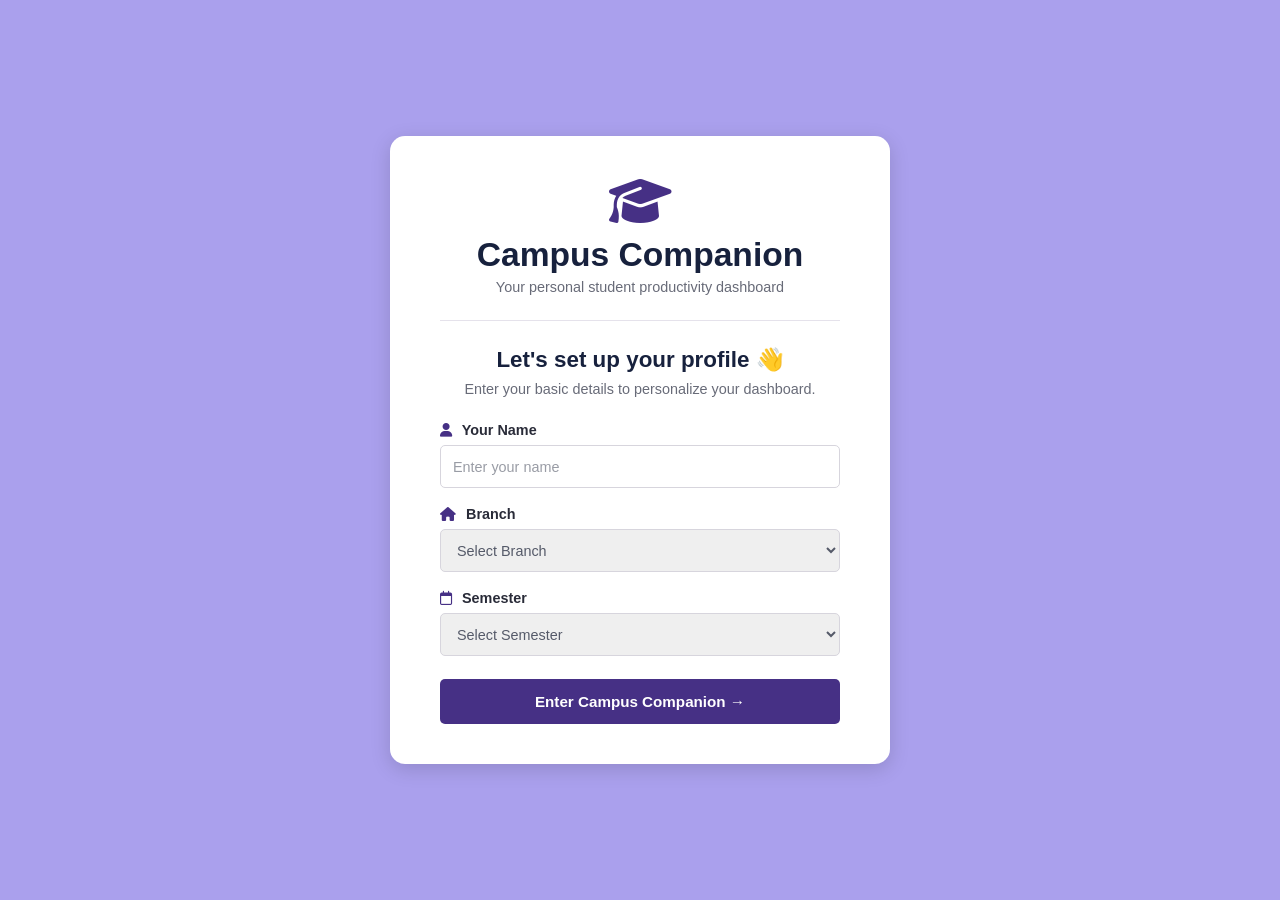
<file: HTML/setup.html>
<!DOCTYPE html>
<html lang="en">
<head>
    <meta charset="UTF-8">
    <meta name="viewport" content="width=device-width, initial-scale=1.0">
    <title>Profile Setup</title>
    <link rel="stylesheet" href="https://cdnjs.cloudflare.com/ajax/libs/font-awesome/6.7.2/css/all.min.css">
    <link rel="stylesheet" href="../CSS/index_setup.css">
</head>
<body class="setup-page">
    <div class="setup-container">
        <div class="setup-logo">
            <i class="fa-solid fa-graduation-cap" style="color: rgb(70, 48, 133);"></i>
        </div>
        <h1>Campus Companion</h1>
        <p class="center">Your personal student productivity dashboard</p>
    
    <div class="divider">
        <h2>Let's set up your profile 👋</h2>
        <p class="center">Enter your basic details to personalize your dashboard.</p>
    </div>
    <form action="#" id="setupForm">
        <label> 
            <i class="fa-solid fa-user" style="color: rgb(70, 48, 133);"></i>
            Your Name</label>
            <input type="text" id="name" placeholder="Enter your name">
        <label>
            <i class="fa-solid fa-house" style="color: rgb(70, 48, 133);"></i>
            Branch</label>
        <select id="branch">
            <option selected disabled>Select Branch</option>
            <option>CSE</option>
            <option>CSE-DS</option>
            <option>IT</option>
            <option>ECE</option>
            <option>EEE</option>
        </select>
        <label>
            <i class="fa-regular fa-calendar" style="color: rgb(70, 48, 133);"></i>
            Semester</label>
        <select name="" id="semester">
            <option selected disabled>Select Semester</option>
            <option>I</option>
            <option>II</option>
            <option>III</option>
            <option>IV</option>
            <option>V</option>
            <option>VI</option>
            <option>VII</option>
            <option>VIII</option>
        </select>
        <button class="setupbtn" type="submit">Enter Campus Companion → </button>
    </form>
    </div>
    <script src="../JS/index_setup.js"></script>
</body>
</html>
</file>
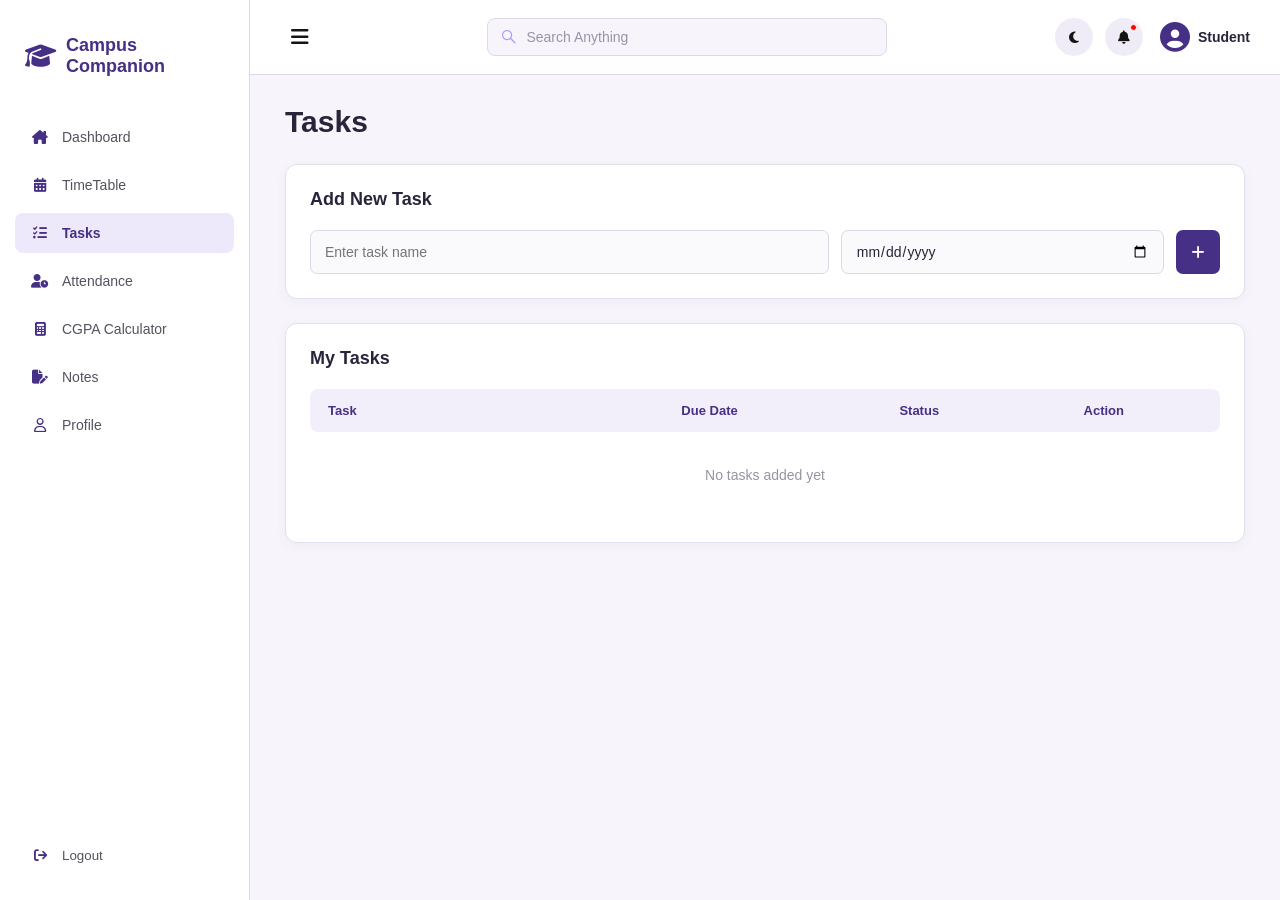
<file: HTML/tasks.html>
<!DOCTYPE html>
<html lang="en">
<head>
    <meta charset="UTF-8">
    <meta name="viewport" content="width=device-width, initial-scale=1.0">
    <title>Tasks</title>
    <link rel="stylesheet"
          href="https://cdnjs.cloudflare.com/ajax/libs/font-awesome/6.7.2/css/all.min.css">
    <link rel="stylesheet" href="../CSS/dashboard.css">
    <link rel="stylesheet" href="../CSS/tasks.css">
</head>
<body class="dashboard-page">
    <div class="app-shell">
        <aside class="sidebar">
            <div class="sidebar-logo">
                 <i class="fa-solid fa-graduation-cap" style="color: rgb(70, 48, 133);"></i>
                 <span>Campus Companion</span>
            </div>
            <nav>
                <button onclick="showPage('dashboard')" >
                    <i class="fa-solid fa-house-chimney" style="color: rgb(70, 48, 133);"></i>
                    <span>Dashboard</span>
                </button>
                <button onclick="showPage('timetable')">
                    <i class="fa-solid fa-calendar-days" style="color: rgb(70, 48, 133);"></i>
                    <span>TimeTable</span>
                </button>
                <button onclick="showPage('tasks')" class="active">
                    <i class="fa-solid fa-list-check" style="color: rgb(70, 48, 133);"></i>
                    <span>Tasks</span>
                </button>
                <button onclick="showPage('attendance')">
                    <i class="fa-solid fa-user-clock" style="color: rgb(70, 48, 133);"></i>
                    <span>Attendance</span>
                </button>
                <button onclick="showPage('cgpa-calculator')">
                    <i class="fa-solid fa-calculator" style="color: rgb(70, 48, 133);"></i>
                    <span>CGPA Calculator</span>
                </button>
                <button onclick="showPage('notes')">
                    <i class="fa-solid fa-file-pen" style="color: rgb(70, 48, 133);"></i>
                    <span>Notes</span>
                </button>
                <button onclick="showPage('profile')">
                    <i class="fa-regular fa-user" style="color: rgb(70, 48, 133);"></i>
                    <span>Profile</span>
                </button>
            </nav>
            <button class="logout" onclick="logoutBtn()">
                <i class="fa-solid fa-arrow-right-from-bracket" style="color: rgb(70, 48, 133);"></i>
                <span>Logout</span>
            </button>
        </aside>
        <section class="dashboard-content">
             <header class="dashboard-header">
                <button class="menu-btn">
                    <i class="fa-solid fa-bars" style="color: rgb(20, 20, 20);"></i>
                </button>
                <div class="dashboard-search">
                    <i class="fa-brands fa-sistrix" style="color: rgb(177, 151, 252);"></i>
                    <input type="text" id="dashboardSearch"
                    placeholder="Search Anything">
                </div>
                <div class="dashboard-actions">
                    <button class="theme-btn">
                        <i class="fa-solid fa-moon" style="color: rgb(20, 20, 20);"></i>
                    </button>
                    <button class="notification-btn">
                        <i class="fa-solid fa-bell" style="color: rgb(20, 20, 20);"></i>
                        <span class="notification-dot"></span>
                    </button>
                    <div class="user-info">
                        <span class="avatar">
                        <i class="fa-solid fa-circle-user" style="color: rgb(70, 48, 133);"></i>
                    </span>
                     <b id="topname">
                        Student
                     </b>
                    </div> 
                </div>
            </header>
            <div class="dashboard-main">
                <div class="welcome-section">
                    <h1>Tasks</h1>
                </div>
                <div class="dashboard-card task-form-card">
                    <div class="card-header">
                        <h3>Add New Task</h3>
                    </div>
                    <div class="task-form">
                        <input type="text" id="taskName" placeholder="Enter task name">
                        <input type="date" id="dueDate">
                        <button class="small-btn" onclick="addTaskFromForm()"> 
                            <i class="fa-solid fa-plus" style="color: rgb(177, 151, 252);"></i> 
                        </button>
                    </div>
                </div>
                <div class="dashboard-card">
                    <div class="card-header">
                        <h3>My Tasks</h3>
                    </div>
                    <div class="task-header">
                        <div>Task</div>
                        <div>Due Date</div>
                        <div>Status</div>
                        <div>Action</div>
                    </div>
                    <div class="task-list" id="taskList">
                    </div>
                </div>
            </div>
        </section> 
    </div>
    <script src="../JS/dashboard.js"></script>
    <script src="../JS/tasks.js"></script>
</body>
</html>
</file>
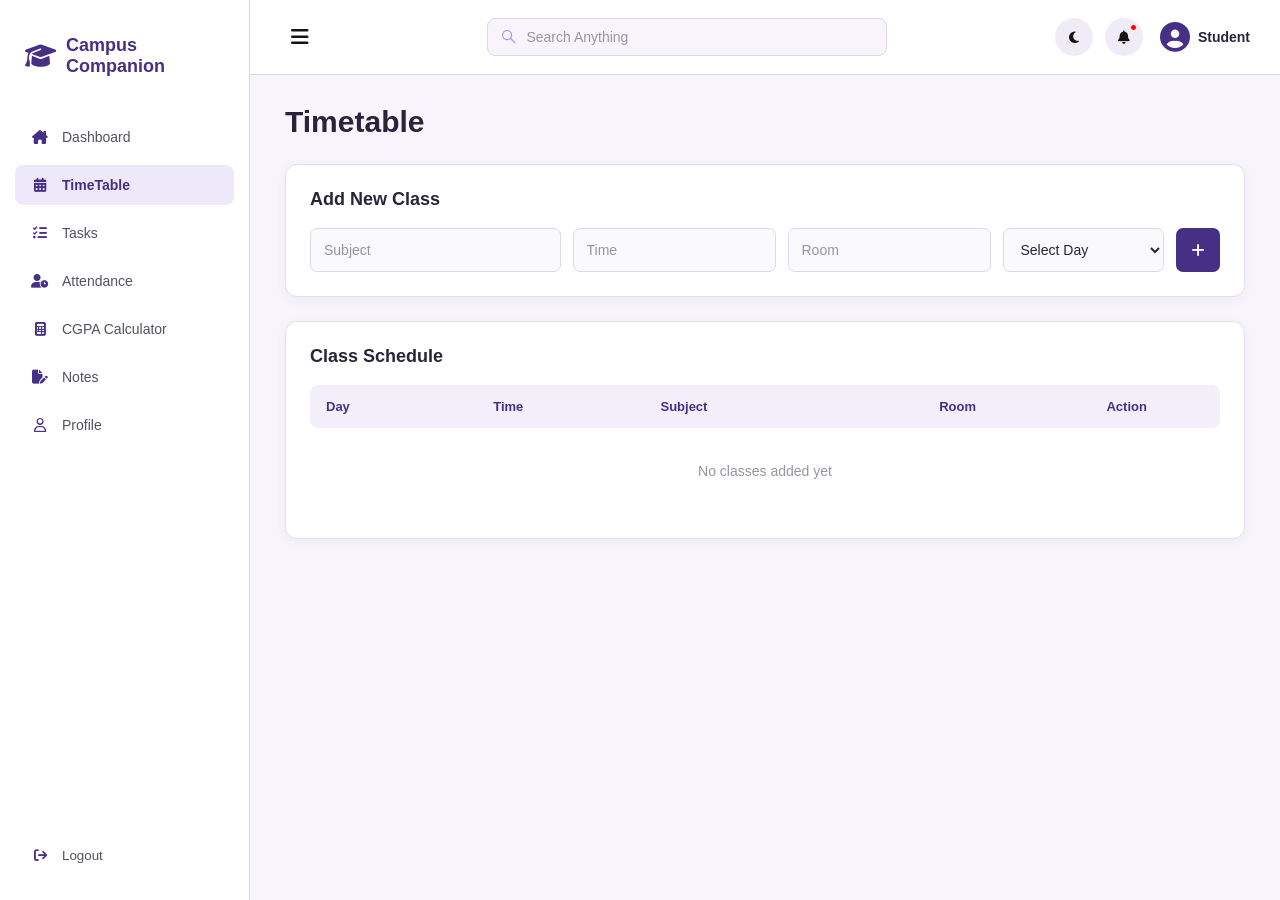
<file: HTML/timetable.html>
<!DOCTYPE html>
<html lang="en">
<head>
    <meta charset="UTF-8">
    <meta name="viewport" content="width=device-width, initial-scale=1.0">
    <title>TimeTable</title>
    <link rel="stylesheet"
          href="https://cdnjs.cloudflare.com/ajax/libs/font-awesome/6.7.2/css/all.min.css">
    <link rel="stylesheet" href="../CSS/dashboard.css">
    <link rel="stylesheet" href="../CSS/timetable.css">
</head>
<body class="dashboard-page">
    <div class="app-shell">
        <aside class="sidebar">
            <div class="sidebar-logo">
                 <i class="fa-solid fa-graduation-cap" style="color: rgb(70, 48, 133);"></i>
                 <span>Campus Companion</span>
            </div>
            <nav>
                <button onclick="showPage('dashboard')" >
                    <i class="fa-solid fa-house-chimney" style="color: rgb(70, 48, 133);"></i>
                    <span>Dashboard</span>
                </button>
                <button onclick="showPage('timetable')" class="active">
                    <i class="fa-solid fa-calendar-days" style="color: rgb(70, 48, 133);"></i>
                    <span>TimeTable</span>
                </button>
                <button onclick="showPage('tasks')">
                    <i class="fa-solid fa-list-check" style="color: rgb(70, 48, 133);"></i>
                    <span>Tasks</span>
                </button>
                <button onclick="showPage('attendance')">
                    <i class="fa-solid fa-user-clock" style="color: rgb(70, 48, 133);"></i>
                    <span>Attendance</span>
                </button>
                <button onclick="showPage('cgpa-calculator')">
                    <i class="fa-solid fa-calculator" style="color: rgb(70, 48, 133);"></i>
                    <span>CGPA Calculator</span>
                </button>
                <button onclick="showPage('notes')">
                    <i class="fa-solid fa-file-pen" style="color: rgb(70, 48, 133);"></i>
                    <span>Notes</span>
                </button>
                <button onclick="showPage('profile')">
                    <i class="fa-regular fa-user" style="color: rgb(70, 48, 133);"></i>
                    <span>Profile</span>
                </button>
            </nav>
            <button class="logout" onclick="logoutBtn()">
                <i class="fa-solid fa-arrow-right-from-bracket" style="color: rgb(70, 48, 133);"></i>
                <span>Logout</span>
            </button>
        </aside>
        <section class="dashboard-content">
             <header class="dashboard-header">
                <button class="menu-btn">
                    <i class="fa-solid fa-bars" style="color: rgb(20, 20, 20);"></i>
                </button>
                <div class="dashboard-search">
                    <i class="fa-brands fa-sistrix" style="color: rgb(177, 151, 252);"></i>
                    <input type="text" id="dashboardSearch"
                    placeholder="Search Anything">
                </div>
                <div class="dashboard-actions">
                    <button class="theme-btn">
                        <i class="fa-solid fa-moon" style="color: rgb(20, 20, 20);"></i>
                    </button>
                    <button class="notification-btn">
                        <i class="fa-solid fa-bell" style="color: rgb(20, 20, 20);"></i>
                        <span class="notification-dot"></span>
                    </button>
                    <div class="user-info">
                        <span class="avatar">
                        <i class="fa-solid fa-circle-user" style="color: rgb(70, 48, 133);"></i>
                    </span>
                     <b id="topname">
                        Student
                     </b>
                    </div> 
                </div>
            </header>
            <main class="dashboard-main">
                <div class="welcome-section">
                     <h1>Timetable</h1> 
                </div> 
                 <div class="dashboard-card timetable-form-card"> 
                    <div class="card-header"> 
                        <h3>Add New Class</h3> 
                    </div> 
                    <div class="timetable-form"> 
                        <input type="text" id="subject" placeholder="Subject"> 
                        <input type="text" id="time" placeholder="Time"> 
                        <input type="text" id="room" placeholder="Room"> 
                        <select id="day"> 
                            <option value="">Select Day</option> 
                            <option value="Monday">Monday</option> 
                            <option value="Tuesday">Tuesday</option> 
                            <option value="Wednesday">Wednesday</option> 
                            <option value="Thursday">Thursday</option> 
                            <option value="Friday">Friday</option> 
                            <option value="Saturday">Saturday</option> 
                        </select> 
                        <button class="small-btn" onclick="addClassFromForm()"> 
                            <i class="fa-solid fa-plus" style="color: rgb(177, 151, 252);"></i>
                        </button> 
                    </div> 
                </div>
                <div class="dashboard-card">
                    <div class="card-header">
                         <h3>Class Schedule</h3> 
                    </div> 
                    <div class="timetable-header"> 
                        <div>Day</div> 
                        <div>Time</div> 
                        <div>Subject</div> 
                        <div>Room</div> 
                        <div>Action</div> 
                    </div> 
                    <div class="classes-list" id="timetableList"> 

                    </div> 
                </div> 
            </main> 
        </section> 
    </div>
    <script src="../JS/dashboard.js"></script>
    <script src="../JS/timetable.js"></script>
</html>
</file>
<file: CSS/index_setup.css>
* {
    margin: 0;
    padding: 0;
    box-sizing: border-box;
}

html {
    scroll-behavior: smooth;
}

body {
    font-family: Arial, sans-serif;
    background-color: #f8f7fc;
    color: #29243a;
}


/* NAVBAR */

.navbar {
    height: 75px;
    padding: 0 8%;

    display: flex;
    align-items: center;
    justify-content: space-between;

    background-color: white;
    border-bottom: 1px solid #e8e4f0;

    position: sticky;
    top: 0;
    z-index: 1000;
}

.logo {
    display: flex;
    align-items: center;
    gap: 10px;

    font-size: 22px;
    font-weight: bold;
    color: #463085;
}

.logo i {
    font-size: 25px;
}

.nav-links {
    display: flex;
    align-items: center;
    gap: 32px;
}

.nav-links a {
    text-decoration: none;
    color: #514d5d;
    font-size: 15px;
    font-weight: 500;

    transition: 0.3s;
}

.nav-links a:hover {
    color: #463085;
}

.nav-links a:last-child {
    background-color: #463085;
    color: white;

    padding: 11px 20px;
    border-radius: 7px;
}

.nav-links a:last-child:hover {
    background-color: #35246a;
}


/* HERO SECTION */

.hero-section {
    min-height: 600px;

    display: flex;
    flex-direction: column;
    align-items: center;
    justify-content: center;

    text-align: center;

    padding: 80px 8%;

    background-color: #f8f7fc;
}

.hero-content {
    max-width: 850px;
}

.hero-content p:first-child {
    display: inline-block;

    padding: 7px 16px;
    margin-bottom: 20px;

    border-radius: 20px;

    background-color: #eee9fa;
    color: #463085;

    font-size: 14px;
    font-weight: bold;
}

.hero-content h1 {
    font-size: 62px;
    line-height: 1.1;

    color: #29243a;

    margin-bottom: 25px;
}

.hero-content h1 span {
    color: #6c4bb5;
}

.hero-content p:last-child {
    max-width: 680px;
    margin: auto;

    color: #706b79;
    font-size: 17px;
    line-height: 1.7;
}

.hero-button {
    margin-top: 35px;
}

.hero-button button {
    padding: 14px 30px;

    border: none;
    border-radius: 7px;

    background-color: #463085;
    color: white;

    font-size: 16px;
    font-weight: bold;

    cursor: pointer;

    transition: 0.3s;
}

.hero-button button:hover {
    background-color: #35246a;
    transform: translateY(-2px);
}


/* FEATURES */

.features {
    padding: 90px 8%;

    background-color: white;

    text-align: center;
}

.features h2 {
    font-size: 38px;
    color: #29243a;

    margin-bottom: 10px;
}

.features > p {
    color: #77727f;
    margin-bottom: 45px;
}

.feature-grid {
    max-width: 1100px;
    margin: auto;

    display: grid;
    grid-template-columns: repeat(3, 1fr);
    gap: 22px;
}

.feature-card {
    padding: 30px 25px;

    text-align: left;

    background-color: #faf9fd;

    border: 1px solid #e9e5f0;
    border-radius: 12px;

    transition: 0.3s;
}

.feature-card:hover {
    transform: translateY(-6px);

    background-color: white;

    box-shadow: 0 12px 30px rgba(60, 40, 100, 0.10);

    border-color: #dcd4eb;
}

.feature-card i {
    width: 48px;
    height: 48px;

    display: flex;
    align-items: center;
    justify-content: center;

    margin-bottom: 18px;

    background-color: #f0ecf7;
    border-radius: 10px;

    font-size: 21px;
}

.feature-card h3 {
    font-size: 19px;
    color: #332c42;

    margin-bottom: 8px;
}

.feature-card p {
    color: #77727f;
    font-size: 14px;
    line-height: 1.6;
}


/* ABOUT */

.about {
    padding: 100px 8%;

    background-color: #f3f0fa;
}

.about-content {
    max-width: 850px;
    margin: auto;
}

.about-content > p:first-child {
    color: #6c4bb5;

    font-size: 13px;
    font-weight: bold;

    letter-spacing: 1.5px;

    margin-bottom: 12px;
}

.about-content h2 {
    font-size: 43px;
    line-height: 1.2;

    color: #29243a;

    margin-bottom: 25px;
}

.about-content h2 span {
    display: block;
    color: #6c4bb5;
}

.about-content p:not(:first-child) {
    color: #676270;

    font-size: 15px;
    line-height: 1.8;

    margin-bottom: 17px;
}

.primary-btn {
    display: inline-block;

    margin-top: 10px;

    padding: 13px 24px;

    background-color: #463085;
    color: white;

    text-decoration: none;

    border-radius: 7px;

    font-size: 15px;
    font-weight: bold;

    transition: 0.3s;
}

.primary-btn:hover {
    background-color: #35246a;
    transform: translateY(-2px);
}


/* FOOTER */

footer {
    padding: 25px 8%;

    background-color: #292238;

    text-align: center;
}

.copyright {
    color: #c9c4d2;
    font-size: 13px;
}


/* TABLET */

@media (max-width: 850px) {

    .navbar {
        padding: 0 5%;
    }

    .nav-links {
        gap: 18px;
    }

    .feature-grid {
        grid-template-columns: repeat(2, 1fr);
    }

    .hero-content h1 {
        font-size: 50px;
    }
}


/* MOBILE */

@media (max-width: 600px) {

    .navbar {
        height: auto;
        padding: 18px 5%;

        flex-direction: column;
        gap: 15px;
    }

    .logo {
        font-size: 20px;
    }

    .nav-links {
        gap: 12px;
        flex-wrap: wrap;
        justify-content: center;
    }

    .nav-links a {
        font-size: 13px;
    }

    .nav-links a:last-child {
        padding: 8px 14px;
    }

    .hero-section {
        min-height: 550px;
        padding: 70px 6%;
    }

    .hero-content h1 {
        font-size: 40px;
    }

    .hero-content p:last-child {
        font-size: 15px;
    }

    .features {
        padding: 70px 6%;
    }

    .features h2 {
        font-size: 30px;
    }

    .feature-grid {
        grid-template-columns: 1fr;
    }

    .about {
        padding: 70px 6%;
    }

    .about-content h2 {
        font-size: 34px;
    }
}

/* setup page */

.setup-page {
    background-color: #aaa0ed;
    min-height: 100vh;

    display: flex;
    justify-content: center;
    align-items: center;
}

.setup-container {
    width: 500px;

    background-color: white;

    padding: 40px 50px;

    border-radius: 15px;

    box-shadow: 0px 5px 20px rgba(0, 0, 0, 0.15);
}

/* logo */

.setup-logo {
    text-align: center;
    margin-bottom: 10px;
}

.setup-logo i {
    font-size: 50px;
}

/* heading */

.setup-container h1 {
    text-align: center;
    color: #17213d;

    font-size: 2.1rem;

    margin-bottom: 5px;
}

.center {
    text-align: center;
    color: #686b78;

    font-size: 0.9rem;
}

/* divider */

.divider {
    border-top: 1px solid #e5e2eb;

    margin-top: 25px;
    padding-top: 25px;

    margin-bottom: 25px;

    text-align: center;
}

.divider h2 {
    color: #17213d;

    font-size: 1.4rem;

    margin-bottom: 8px;
}

/* form */

#setupForm {
    display: flex;
    flex-direction: column;
}

#setupForm label {
    color: #292b38;

    font-size: 0.9rem;
    font-weight: bold;

    margin-bottom: 7px;
}

#setupForm label i {
    margin-right: 6px;
    font-size: 14px;
}

#setupForm input,
#setupForm select {
    width: 100%;
    height: 43px;

    border: 1px solid #d7d5dd;
    border-radius: 5px;

    padding: 0px 12px;

    font-size: 0.9rem;
    color: #555a69;

    margin-bottom: 18px;

    outline: none;
}

#setupForm input::placeholder {
    color: #999ca5;
}

#setupForm input:focus,
#setupForm select:focus {
    border: 1px solid #463085;
}

/* button */

.setupbtn {
    width: 100%;
    height: 45px;

    background-color: #463085;
    color: white;

    border: none;
    border-radius: 5px;

    font-size: 0.95rem;
    font-weight: bold;

    cursor: pointer;

    margin-top: 5px;
}

.setupbtn:hover {
    background-color: #35246a;
}

/* mobile */

@media (max-width: 600px) {

    body {
        padding: 20px;
    }

    .setup-container {
        width: 100%;
        padding: 30px 25px;
    }

    .setup-container h1 {
        font-size: 1.8rem;
    }

    .setup-logo i {
        font-size: 45px;
    }
}
</file>
<file: CSS/dashboard.css>
/* =====================================
   RESET
===================================== */

* {
    margin: 0;
    padding: 0;
    box-sizing: border-box;
    font-family: Arial, sans-serif;
}

body {
    background-color: #f7f5fb;
    color: #29243a;
}

.dashboard-page {
    min-height: 100vh;
}


/* =====================================
   APP LAYOUT
===================================== */

.app-shell {
    display: flex;
    min-height: 100vh;
}

.dashboard-content {
    flex: 1;
    min-width: 0;
}


/* =====================================
   SIDEBAR
===================================== */

.sidebar {
    width: 250px;
    min-height: 100vh;

    background-color: white;
    border-right: 1px solid #ddd7e8;

    padding: 25px 15px;

    display: flex;
    flex-direction: column;

    flex-shrink: 0;
}


/* SIDEBAR LOGO */

.sidebar-logo {
    display: flex;
    align-items: center;

    gap: 10px;

    padding: 10px;
    margin-bottom: 30px;

    color: #463085;

    font-size: 18px;
    font-weight: bold;
}

.sidebar-logo i {
    font-size: 25px;
}


/* =====================================
   SIDEBAR NAVIGATION
===================================== */

.sidebar nav {
    display: flex;
    flex-direction: column;
    gap: 8px;
}

.sidebar nav button {
    width: 100%;

    padding: 12px 15px;

    border: none;
    border-radius: 8px;

    background-color: white;
    color: #55515f;

    display: flex;
    align-items: center;

    gap: 12px;

    text-align: left;
    font-size: 14px;

    cursor: pointer;

    transition: all 0.2s ease;
}

.sidebar nav button:hover {
    background-color: #f0ecf7;
    color: #463085;
}

.sidebar nav button.active {
    background-color: #eee9fa;
    color: #463085;
    font-weight: 600;
}

.sidebar nav button i {
    width: 20px;
    text-align: center;
}


/* =====================================
   LOGOUT
===================================== */

.logout {
    margin-top: auto;

    padding: 12px 15px;

    border: none;
    border-radius: 8px;

    background-color: white;
    color: #55515f;

    display: flex;
    align-items: center;

    gap: 12px;

    text-align: left;

    cursor: pointer;

    transition: all 0.2s ease;
}

.logout:hover {
    background-color: #f0ecf7;
    color: #463085;
}

.logout i {
    width: 20px;
    text-align: center;
}


/* =====================================
   HEADER
===================================== */

.dashboard-header {
    height: 75px;

    background-color: white;

    border-bottom: 1px solid #ddd7e8;

    padding: 0 30px;

    display: flex;
    align-items: center;
    justify-content: space-between;

    gap: 20px;
}


/* MENU BUTTON */

.menu-btn {
    width: 40px;
    height: 40px;

    border: none;
    border-radius: 8px;

    background-color: white;

    font-size: 20px;

    cursor: pointer;

    transition: background-color 0.2s ease;
}

.menu-btn:hover {
    background-color: #f0ecf7;
}


/* =====================================
   SEARCH
===================================== */

.dashboard-search {
    width: 400px;

    display: flex;
    align-items: center;

    padding: 10px 14px;

    background-color: #f7f5fb;

    border: 1px solid #ddd7e8;
    border-radius: 8px;

    transition: border-color 0.2s ease;
}

.dashboard-search:focus-within {
    border-color: #b197fc;
}

.dashboard-search i {
    margin-right: 10px;
}

.dashboard-search input {
    width: 100%;

    border: none;
    outline: none;

    background-color: transparent;

    font-size: 14px;
    color: #29243a;
}

.dashboard-search input::placeholder {
    color: #9993a5;
}


/* =====================================
   HEADER RIGHT SIDE
===================================== */

.dashboard-actions {
    display: flex;
    align-items: center;

    gap: 12px;
}

.theme-btn,
.notification-btn {
    width: 38px;
    height: 38px;

    border: none;
    border-radius: 50%;

    background-color: #f0ecf7;

    cursor: pointer;

    transition: all 0.2s ease;
}

.theme-btn:hover,
.notification-btn:hover {
    background-color: #e3ddf0;
    transform: translateY(-1px);
}


/* NOTIFICATION */

.notification-btn {
    position: relative;
}

.notification-dot {
    width: 7px;
    height: 7px;

    background-color: red;

    border: 1px solid white;
    border-radius: 50%;

    position: absolute;

    top: 6px;
    right: 6px;
}


/* USER */

.user-info {
    display: flex;
    align-items: center;

    gap: 8px;

    margin-left: 5px;
}

.avatar i {
    font-size: 30px;
}

#topname {
    font-size: 14px;
    color: #29243a;
}


/* =====================================
   DASHBOARD MAIN
===================================== */

.dashboard-main {
    padding: 30px;

    display: grid;

    grid-template-columns: repeat(12, 1fr);

    gap: 20px;
}


/* =====================================
   WELCOME SECTION
===================================== */

.welcome-section {
    grid-column: span 12;

    margin-bottom: 5px;
}

.welcome-section h1 {
    font-size: 28px;
    font-weight: 700;

    margin-bottom: 8px;

    color: #29243a;
}

.welcome-section p {
    color: #77727f;
    font-size: 14px;
}


/* =====================================
   STAT CARDS
===================================== */

.stat-cards {
    grid-column: span 4;

    min-height: 150px;

    padding: 20px;

    background-color: white;

    border: 1px solid #e4dfeb;
    border-radius: 12px;

    box-shadow: 0 2px 8px rgba(70, 48, 133, 0.04);

    transition: all 0.2s ease;
}

.stat-cards:hover {
    transform: translateY(-2px);

    box-shadow: 0 5px 15px rgba(70, 48, 133, 0.08);
}


/* CARD TOP */

.stat-card-top {
    display: flex;
    align-items: center;

    gap: 10px;

    margin-bottom: 15px;
}

.stat-card-top span {
    font-size: 14px;
    color: #66616d;
}


/* ICON BOX */

.cgpa-icon,
.attendance-icon,
.pendingTasks-icon,
.studyHours-icon {
    width: 40px;
    height: 40px;

    border-radius: 9px;

    display: flex;
    align-items: center;
    justify-content: center;

    background-color: #f3effa;
}

.cgpa-icon i,
.attendance-icon i,
.pendingTasks-icon i,
.studyHours-icon i {
    font-size: 18px;
}


/* STAT VALUE */

.stat-cards h2 {
    font-size: 26px;
    font-weight: 700;

    margin-bottom: 5px;

    color: #29243a;
}

.stat-cards p {
    color: #77727f;
    font-size: 13px;
}


/* =====================================
   DASHBOARD GRID
===================================== */

.dashboard-grid {
    display: contents;
}

.dashboard-card {
    min-height: 250px;

    padding: 20px;

    background-color: white;

    border: 1px solid #e4dfeb;
    border-radius: 12px;

    box-shadow: 0 2px 8px rgba(70, 48, 133, 0.04);
}


/* THREE MAIN CARDS */

.classes-card {
    grid-column: span 4;
}

.tasks-card {
    grid-column: span 4;
}

.timer-card {
    grid-column: span 4;

    margin-top: 0;
}


/* =====================================
   CARD HEADER
===================================== */

.card-header {
    margin-bottom: 18px;
}

.card-header h3,
.class-header h3 {
    font-size: 18px;
    font-weight: 600;

    color: #29243a;
}


/* =====================================
   CLASSES
===================================== */

.class-item {
    display: flex;
    align-items: center;

    padding: 13px 0;

    border-bottom: 1px solid #eeeaf2;
}

.class-item:last-child {
    border-bottom: none;
}

.class-time {
    width: 100px;

    font-size: 13px;
    color: #77727f;

    flex-shrink: 0;
}

.class-subject {
    width: 100px;

    font-size: 14px;
    font-weight: 600;

    color: #29243a;
}

.class-room {
    margin-left: auto;

    font-size: 13px;

    color: #77727f;
}


/* =====================================
   SMALL BUTTON
===================================== */

.small-btn {
    margin-top: 15px;

    padding: 9px 15px;

    border: none;
    border-radius: 7px;

    background-color: #463085;
    color: white;

    font-size: 13px;
    font-weight: 600;

    cursor: pointer;

    transition: all 0.2s ease;
}

.small-btn:hover {
    background-color: #35236d;
    transform: translateY(-1px);
}


/* =====================================
   TASKS
===================================== */

.task-item {
    display: flex;
    align-items: center;
    justify-content: space-between;

    gap: 10px;

    padding: 13px 0;

    border-bottom: 1px solid #eeeaf2;
}

.task-item:last-child {
    border-bottom: none;
}

.task-left {
    display: flex;
    align-items: center;

    gap: 10px;

    min-width: 0;
}

.task-checkbox {
    width: 16px;
    height: 16px;

    accent-color: #463085;

    cursor: pointer;
}

.task-item span {
    font-size: 14px;

    white-space: nowrap;
    overflow: hidden;
    text-overflow: ellipsis;
}

.task-item small {
    color: #77727f;

    font-size: 12px;

    white-space: nowrap;
}


/* =====================================
   TIMER
===================================== */

.class-header {
    margin-bottom: 20px;
}

.timer-container {
    display: flex;

    justify-content: center;
    align-items: center;
}

.timer-circle {
    width: 180px;
    height: 180px;

    border: 8px solid #eee9fa;

    border-radius: 50%;

    display: flex;
    flex-direction: column;

    align-items: center;
    justify-content: center;
}

#timerDisplay {
    font-size: 30px;
    font-weight: 700;

    margin-bottom: 10px;

    color: #29243a;
}

.start-timer-btn {
    padding: 8px 18px;

    border: none;
    border-radius: 7px;

    background-color: #463085;
    color: white;

    font-size: 13px;
    font-weight: 600;

    cursor: pointer;

    transition: all 0.2s ease;
}

.start-timer-btn:hover {
    background-color: #35236d;
    transform: translateY(-1px);
}


/* =====================================
   TABLET
===================================== */

@media (max-width: 1000px) {

    .sidebar {
        width: 220px;
    }

    .dashboard-search {
        width: 300px;
    }

    .stat-cards {
        grid-column: span 6;
    }

    .classes-card,
    .tasks-card,
    .timer-card {
        grid-column: span 6;
    }
}


/* =====================================
   MOBILE
===================================== */

@media (max-width: 700px) {

    .app-shell {
        flex-direction: column;
    }

    .sidebar {
        width: 100%;
        min-height: auto;

        padding: 15px;

        border-right: none;
        border-bottom: 1px solid #ddd7e8;
    }

    .sidebar-logo {
        margin-bottom: 15px;
    }

    .sidebar nav {
        display: grid;

        grid-template-columns: repeat(2, 1fr);

        gap: 6px;
    }

    .logout {
        margin-top: 10px;
    }

    .dashboard-header {
        height: auto;

        padding: 15px;

        flex-wrap: wrap;
    }

    .dashboard-search {
        width: 100%;
        order: 3;
    }

    .dashboard-actions {
        margin-left: auto;
    }

    .dashboard-main {
        padding: 20px 15px;

        grid-template-columns: 1fr;

        gap: 15px;
    }

    .welcome-section {
        grid-column: span 1;
    }

    .stat-cards,
    .classes-card,
    .tasks-card,
    .timer-card {
        grid-column: span 1;
    }

    .dashboard-card {
        min-height: auto;
    }

    .class-time {
        width: 80px;
    }

    .class-subject {
        width: auto;
    }

    .timer-circle {
        width: 160px;
        height: 160px;
    }
}


/* =====================================
   SMALL MOBILE
===================================== */

@media (max-width: 450px) {

    .sidebar nav {
        grid-template-columns: 1fr;
    }

    .dashboard-actions {
        gap: 7px;
    }

    .user-info {
        gap: 5px;
    }

    #topname {
        display: none;
    }

    .welcome-section h1 {
        font-size: 24px;
    }

    .stat-cards {
        padding: 17px;
    }

    .dashboard-card {
        padding: 17px;
    }

    .class-item {
        flex-wrap: wrap;

        gap: 5px;
    }

    .class-time {
        width: 80px;
    }

    .class-room {
        width: 100%;
        margin-left: 80px;
    }
}

/* =====================================
   DARK MODE
===================================== */

body.dark-mode {
    background-color: #171522;
    color: #f5f3fa;
}


/* =====================================
   SIDEBAR
===================================== */

body.dark-mode .sidebar {
    background-color: #211d2d;
    border-right-color: #383246;
}

body.dark-mode .sidebar-logo {
    color: #ffffff;
}

body.dark-mode .sidebar-logo i {
    color: #b197fc !important;
}


/* SIDEBAR BUTTONS */

body.dark-mode .sidebar nav button {
    background-color: transparent;
    color: #d1ccd9;
}

body.dark-mode .sidebar nav button:hover {
    background-color: #2d273b;
    color: #ffffff;
}

body.dark-mode .sidebar nav button.active {
    background-color: #39304f;
    color: #ffffff;
}

body.dark-mode .sidebar nav button i {
    color: #b197fc !important;
}


/* LOGOUT */

body.dark-mode .logout {
    background-color: transparent;
    color: #d1ccd9;
}

body.dark-mode .logout:hover {
    background-color: #2d273b;
    color: #ffffff;
}

body.dark-mode .logout i {
    color: #b197fc !important;
}


/* =====================================
   MAIN CONTENT
===================================== */

body.dark-mode .dashboard-content {
    background-color: #171522;
}


/* =====================================
   HEADER
===================================== */

body.dark-mode .dashboard-header {
    background-color: #211d2d;
    border-bottom-color: #383246;
}


/* MENU BUTTON */

body.dark-mode .menu-btn {
    background-color: #211d2d;
    color: #ffffff;
}

body.dark-mode .menu-btn:hover {
    background-color: #2d273b;
}

body.dark-mode .menu-btn i {
    color: #ffffff !important;
}


/* =====================================
   SEARCH
===================================== */

body.dark-mode .dashboard-search {
    background-color: #2a2536;
    border-color: #40394d;
}

body.dark-mode .dashboard-search:focus-within {
    border-color: #b197fc;
}

body.dark-mode .dashboard-search i {
    color: #b197fc !important;
}

body.dark-mode .dashboard-search input {
    background-color: transparent;
    color: #ffffff;
}

body.dark-mode .dashboard-search input::placeholder {
    color: #aaa4b5;
}


/* =====================================
   HEADER RIGHT SIDE
===================================== */

body.dark-mode .theme-btn,
body.dark-mode .notification-btn {
    background-color: #302a3d;
}

body.dark-mode .theme-btn:hover,
body.dark-mode .notification-btn:hover {
    background-color: #3a3348;
}

body.dark-mode .theme-btn i,
body.dark-mode .notification-btn i {
    color: #ffffff !important;
}


/* NOTIFICATION DOT */

body.dark-mode .notification-dot {
    border-color: #302a3d;
}


/* USER */

body.dark-mode #topname {
    color: #ffffff;
}

body.dark-mode .avatar i {
    color: #b197fc !important;
}


/* =====================================
   DASHBOARD MAIN
===================================== */

body.dark-mode .dashboard-main {
    background-color: #171522;
}


/* =====================================
   WELCOME SECTION
===================================== */

body.dark-mode .welcome-section h1 {
    color: #ffffff;
}

body.dark-mode .welcome-section p {
    color: #aaa4b5;
}


/* =====================================
   STAT CARDS
===================================== */

body.dark-mode .stat-cards {
    background-color: #211d2d;
    border-color: #383246;

    box-shadow: 0 2px 8px rgba(0, 0, 0, 0.20);
}

body.dark-mode .stat-cards:hover {
    box-shadow: 0 5px 15px rgba(0, 0, 0, 0.30);
}


/* CARD TOP */

body.dark-mode .stat-card-top span {
    color: #c8c2d2;
}


/* ICON BOX */

body.dark-mode .cgpa-icon,
body.dark-mode .attendance-icon,
body.dark-mode .pendingTasks-icon,
body.dark-mode .studyHours-icon {
    background-color: #302a3d;
}


/* STAT VALUES */

body.dark-mode .stat-cards h2 {
    color: #ffffff;
}

body.dark-mode .stat-cards p {
    color: #aaa4b5;
}


/* =====================================
   DASHBOARD CARDS
===================================== */

body.dark-mode .dashboard-card {
    background-color: #211d2d;
    border-color: #383246;

    box-shadow: 0 2px 8px rgba(0, 0, 0, 0.20);
}


/* =====================================
   CARD HEADERS
===================================== */

body.dark-mode .card-header h3,
body.dark-mode .class-header h3 {
    color: #ffffff;
}


/* =====================================
   CLASSES
===================================== */

body.dark-mode .class-item {
    border-bottom-color: #383246;
}

body.dark-mode .class-time {
    color: #aaa4b5;
}

body.dark-mode .class-subject {
    color: #ffffff;
}

body.dark-mode .class-room {
    color: #aaa4b5;
}


/* =====================================
   TASKS
===================================== */

body.dark-mode .task-item {
    border-bottom-color: #383246;
}

body.dark-mode .task-item span {
    color: #ffffff;
}

body.dark-mode .task-item small {
    color: #aaa4b5;
}

body.dark-mode .task-checkbox {
    accent-color: #b197fc;
}


/* =====================================
   TIMER
===================================== */

body.dark-mode .timer-circle {
    border-color: #39304f;
}

body.dark-mode #timerDisplay {
    color: #ffffff;
}


/* =====================================
   BUTTONS
===================================== */

body.dark-mode .small-btn,
body.dark-mode .start-timer-btn {
    background-color: #58409b;
    color: #ffffff;
}

body.dark-mode .small-btn:hover,
body.dark-mode .start-timer-btn:hover {
    background-color: #6b50b5;
}


/* =====================================
   MOBILE DARK MODE
===================================== */

@media (max-width: 700px) {

    body.dark-mode .sidebar {
        border-bottom-color: #383246;
        border-right: none;
    }

}
</file>
<file: CSS/attendance.css>
.dashboard-page .dashboard-content .dashboard-main {
    display: block !important;

    width: 100%;

    padding: 30px 35px;

    box-sizing: border-box;
}


/* =====================================================
   ATTENDANCE TOP
===================================================== */

.dashboard-page .dashboard-main .attendance-top {
    width: 100%;

    display: flex;

    align-items: center;

    justify-content: space-between;

    margin-bottom: 25px;

    box-sizing: border-box;
}

.dashboard-page .dashboard-main .attendance-top h1 {
    margin: 0;

    font-size: 30px;

    font-weight: 700;

    color: #29243a;
}


/* =====================================================
   SEMESTER
===================================================== */

.dashboard-page .dashboard-main .semester-display {
    display: flex;

    align-items: center;

    padding: 10px 18px;

    background-color: white;

    border: 1px solid #ddd7e8;

    border-radius: 8px;

    color: #463085;

    font-size: 14px;

    font-weight: 600;

    white-space: nowrap;
}


/* =====================================================
   COMMON ATTENDANCE CARD
===================================================== */

.dashboard-page .dashboard-main .attendance-card {
    width: 100%;

    padding: 25px;

    margin: 0;

    box-sizing: border-box;

    background-color: white;

    border: 1px solid #e4dfeb;

    border-radius: 10px;
}

.dashboard-page .dashboard-main .attendance-card h2 {
    margin: 0 0 20px 0;

    font-size: 18px;

    font-weight: 600;

    color: #29243a;
}


/* =====================================================
   ADD SUBJECT
===================================================== */

.dashboard-page .dashboard-main .add-subject-card {
    margin-bottom: 20px;
}


/* =====================================================
   SUBJECT FORM
===================================================== */

.dashboard-page .dashboard-main .subject-form {
    width: 100%;

    display: grid;

    grid-template-columns:
        minmax(200px, 1.5fr)
        minmax(150px, 1fr)
        minmax(150px, 1fr)
        auto;

    gap: 12px;

    align-items: center;
}


/* =====================================================
   SUBJECT INPUTS
===================================================== */

.dashboard-page .dashboard-main .subject-form input {
    width: 100%;

    height: 44px;

    padding: 0 14px;

    box-sizing: border-box;

    border: 1px solid #ddd7e8;

    border-radius: 8px;

    outline: none;

    background-color: white;

    color: #29243a;

    font-size: 13px;
}

.dashboard-page .dashboard-main .subject-form input::placeholder {
    color: #999;
}

.dashboard-page .dashboard-main .subject-form input:focus {
    border-color: #8d76d2;

    box-shadow:
        0 0 0 2px rgba(70, 48, 133, 0.08);
}


/* =====================================================
   ADD SUBJECT BUTTON
===================================================== */

.dashboard-page .dashboard-main .subject-form button {
    height: 44px;

    padding: 0 20px;

    border: none;

    border-radius: 8px;

    background-color: #463085;

    color: white;

    font-size: 13px;

    font-weight: 600;

    cursor: pointer;

    white-space: nowrap;
}

.dashboard-page .dashboard-main .subject-form button:hover {
    background-color: #35236d;
}

.dashboard-page .dashboard-main .subject-form button i {
    margin-right: 6px;

    color: white !important;
}


/* =====================================================
   MY SUBJECTS
===================================================== */

.dashboard-page .dashboard-main .my-subjects {
    margin-top: 25px;

    padding-top: 20px;

    border-top: 1px solid #eeeaf2;
}

.dashboard-page .dashboard-main .my-subjects h3 {
    margin: 0 0 12px 0;

    font-size: 14px;

    font-weight: 600;

    color: #55515f;
}


/* =====================================================
   SUBJECT LIST
===================================================== */

.dashboard-page .dashboard-main #subjectList {
    display: flex;

    flex-wrap: wrap;

    gap: 8px;
}

.dashboard-page .dashboard-main .subject-list-item {
    display: inline-flex;

    align-items: center;

    gap: 8px;

    padding: 8px 12px;

    background-color: #f0ecf7;

    border: 1px solid #e3dcef;

    border-radius: 20px;

    font-size: 13px;

    color: #463085;
}

.dashboard-page .dashboard-main .subject-list-item button {
    width: 20px;

    height: 20px;

    padding: 0;

    display: flex;

    align-items: center;

    justify-content: center;

    border: none;

    background-color: transparent;

    color: #777;

    cursor: pointer;
}

.dashboard-page .dashboard-main .subject-list-item button:hover {
    color: #d13333;
}


/* =====================================================
   ATTENDANCE OVERVIEW
===================================================== */

.dashboard-page .dashboard-main .attendance-overview {
    width: 100%;

    display: grid;

    grid-template-columns:
        minmax(0, 1.1fr)
        minmax(0, 1fr);

    gap: 20px;

    margin: 0;

    padding: 0;

    box-sizing: border-box;
}


/* =====================================================
   OVERALL CARD
===================================================== */

.dashboard-page .dashboard-main .overall-card {
    min-height: 270px;
}


/* =====================================================
   OVERALL CONTENT
===================================================== */

.dashboard-page .dashboard-main .overall-content {
    min-height: 180px;

    display: flex;

    align-items: center;

    justify-content: space-around;

    gap: 30px;
}


/* =====================================================
   ATTENDANCE CIRCLE
===================================================== */

.dashboard-page .dashboard-main .attendance-circle {
    width: 155px;

    height: 155px;

    flex-shrink: 0;

    position: relative;

    display: flex;

    align-items: center;

    justify-content: center;

    border-radius: 50%;

    background:
        conic-gradient(
            #5b3cc4 0deg,
            #5b3cc4 0deg,
            #eeeeee 0deg,
            #eeeeee 360deg
        );
}


/* INNER CIRCLE */

.dashboard-page .dashboard-main .attendance-circle::before {
    content: "";

    position: absolute;

    width: 118px;

    height: 118px;

    border-radius: 50%;

    background-color: white;
}


/* =====================================================
   CIRCLE CONTENT
===================================================== */

.dashboard-page .dashboard-main .circle-content {
    position: relative;

    z-index: 1;

    display: flex;

    flex-direction: column;

    align-items: center;

    justify-content: center;

    text-align: center;
}

.dashboard-page .dashboard-main .circle-content span {
    font-size: 32px;

    font-weight: 700;

    color: #29243a;
}

.dashboard-page .dashboard-main .circle-content small {
    margin-top: 3px;

    font-size: 10px;

    color: #77727f;
}


/* =====================================================
   ATTENDANCE STATS
===================================================== */

.dashboard-page .dashboard-main .attendance-stats {
    width: 200px;

    flex-shrink: 0;
}

.dashboard-page .dashboard-main .attendance-stats .stat-row {
    display: flex;

    align-items: center;

    justify-content: space-between;

    margin-bottom: 20px;
}

.dashboard-page .dashboard-main .attendance-stats .stat-row:last-child {
    margin-bottom: 0;
}

.dashboard-page .dashboard-main .attendance-stats .stat-row span {
    display: flex;

    align-items: center;

    font-size: 13px;

    color: #55515f;
}

.dashboard-page .dashboard-main .attendance-stats .stat-row strong {
    font-size: 16px;

    color: #29243a;
}

.dashboard-page .dashboard-main .attendance-stats .stat-row i {
    margin-right: 7px;

    font-size: 7px;
}


/* =====================================================
   SUBJECT-WISE ATTENDANCE
===================================================== */

.dashboard-page .dashboard-main .subject-card {
    min-height: 270px;
}

.dashboard-page .dashboard-main .subject-attendance {
    width: 100%;

    margin-bottom: 20px;
}

.dashboard-page .dashboard-main .subject-attendance:last-child {
    margin-bottom: 0;
}

.dashboard-page .dashboard-main .subject-top {
    display: flex;

    align-items: center;

    justify-content: space-between;

    margin-bottom: 8px;
}

.dashboard-page .dashboard-main .subject-name {
    width: auto !important;

    font-size: 13px;

    font-weight: 500;

    color: #444;
}

.dashboard-page .dashboard-main .subject-percentage {
    width: auto !important;

    font-size: 13px;

    font-weight: 600;

    color: #463085;
}


/* =====================================================
   PROGRESS BAR
===================================================== */

.dashboard-page .dashboard-main .progress-bar {
    width: 100%;

    height: 7px;

    background-color: #eeeaf2;

    border-radius: 10px;

    overflow: hidden;
}

.dashboard-page .dashboard-main .progress-fill {
    height: 100%;

    background-color: #6650d8;

    border-radius: 10px;

    transition: width 0.3s ease;
}


/* =====================================================
   TODAY'S CLASSES
===================================================== */

.dashboard-page .dashboard-main .today-card {
    margin-top: 20px;
}

.dashboard-page .dashboard-main .today-name {
    margin: -10px 0 15px 0;

    font-size: 13px;

    color: #77727f;
}


/* =====================================================
   TODAY CLASS
===================================================== */

.dashboard-page .dashboard-main .today-class {
    display: flex;

    align-items: center;

    justify-content: space-between;

    gap: 20px;

    padding: 15px 5px;

    border-bottom: 1px solid #eeeaf2;
}

.dashboard-page .dashboard-main .today-class:last-child {
    border-bottom: none;
}


/* =====================================================
   CLASS INFO
===================================================== */

.dashboard-page .dashboard-main .today-class .class-info {
    display: flex;

    flex-direction: column;

    gap: 5px;
}


/*
   IMPORTANT:
   Dashboard CSS has .class-subject {
       width: 100px;
   }

   So we override it specifically here.
*/

.dashboard-page .dashboard-main .today-class .class-subject {
    width: auto !important;

    font-size: 14px;

    font-weight: 600;

    color: #29243a;
}

.dashboard-page .dashboard-main .today-class .class-details {
    font-size: 12px;

    color: #77727f;
}


/* =====================================================
   ATTENDANCE BUTTONS
===================================================== */

.dashboard-page .dashboard-main .attendance-buttons {
    display: flex;

    gap: 8px;

    flex-shrink: 0;
}

.dashboard-page .dashboard-main .present-btn,
.dashboard-page .dashboard-main .absent-btn {
    padding: 8px 15px;

    border: none;

    border-radius: 7px;

    font-size: 12px;

    font-weight: 600;

    cursor: pointer;
}


/* PRESENT */

.dashboard-page .dashboard-main .present-btn {
    background-color: #e5f7ee;

    color: #258557;
}

.dashboard-page .dashboard-main .present-btn:hover {
    background-color: #cceedd;
}


/* ABSENT */

.dashboard-page .dashboard-main .absent-btn {
    background-color: #fdeaea;

    color: #d13333;
}

.dashboard-page .dashboard-main .absent-btn:hover {
    background-color: #f8d6d6;
}


/* SELECTED */

.dashboard-page .dashboard-main .present-btn.selected {
    background-color: #3b873e;

    color: white;
}

.dashboard-page .dashboard-main .absent-btn.selected {
    background-color: #d13333;

    color: white;
}


/* =====================================================
   MY CLASSES
===================================================== */

.dashboard-page .dashboard-main .timetable-attendance-card {
    margin-top: 20px;
}


/* =====================================================
   ALL CLASSES
===================================================== */

.dashboard-page .dashboard-main .all-class {
    width: 100%;

    display: grid;

    grid-template-columns:
        1fr
        1fr
        1.5fr
        1fr
        1fr;

    align-items: center;

    gap: 15px;

    padding: 14px 5px;

    box-sizing: border-box;

    border-bottom: 1px solid #eeeaf2;
}

.dashboard-page .dashboard-main .all-class:last-child {
    border-bottom: none;
}

.dashboard-page .dashboard-main .all-class span {
    width: auto !important;

    font-size: 13px;

    color: #55515f;
}


/* HEADER */

.dashboard-page .dashboard-main .all-class-header {
    padding-top: 0;

    font-weight: 600;
}

.dashboard-page .dashboard-main .all-class-header span {
    font-size: 12px;

    font-weight: 600;

    color: #77727f;
}


/* ATTENDANCE STATUS */

.dashboard-page .dashboard-main .attendance-status {
    width: auto !important;

    font-weight: 600;

    color: #463085 !important;
}


/* =====================================================
   EMPTY MESSAGE
===================================================== */

.dashboard-page .dashboard-main .empty-message {
    width: 100%;

    padding: 20px;

    box-sizing: border-box;

    text-align: center;

    font-size: 13px;

    color: #888;
}


/* =====================================================
   TABLET
===================================================== */

@media (max-width: 1100px) {

    .dashboard-page .dashboard-main .subject-form {
        grid-template-columns:
            1fr
            1fr;
    }

    .dashboard-page .dashboard-main .subject-form button {
        width: 100%;
    }

    .dashboard-page .dashboard-main .attendance-overview {
        grid-template-columns: 1fr;
    }

}


/* =====================================================
   MOBILE
===================================================== */

@media (max-width: 700px) {

    .dashboard-page .dashboard-content .dashboard-main {
        padding: 20px !important;
    }


    .dashboard-page .dashboard-main .attendance-top {
        flex-direction: column;

        align-items: flex-start;

        gap: 15px;
    }


    .dashboard-page .dashboard-main .attendance-top h1 {
        font-size: 25px;
    }


    .dashboard-page .dashboard-main .subject-form {
        grid-template-columns: 1fr;
    }


    .dashboard-page .dashboard-main .overall-content {
        flex-direction: column;

        gap: 25px;
    }


    .dashboard-page .dashboard-main .attendance-stats {
        width: 100%;
    }


    .dashboard-page .dashboard-main .today-class {
        flex-direction: column;

        align-items: flex-start;

        gap: 15px;
    }


    .dashboard-page .dashboard-main .attendance-buttons {
        width: 100%;
    }


    .dashboard-page .dashboard-main .present-btn,
    .dashboard-page .dashboard-main .absent-btn {
        flex: 1;
    }


    .dashboard-page .dashboard-main .all-class {
        grid-template-columns:
            1fr
            1fr;
    }


    .dashboard-page .dashboard-main .all-class-header {
        display: none;
    }

}


/* =====================================================
   SMALL MOBILE
===================================================== */

@media (max-width: 450px) {

    .dashboard-page .dashboard-content .dashboard-main {
        padding: 15px !important;
    }


    .dashboard-page .dashboard-main .attendance-card {
        padding: 18px;
    }


    .dashboard-page .dashboard-main .attendance-circle {
        width: 135px;

        height: 135px;
    }


    .dashboard-page .dashboard-main .attendance-circle::before {
        width: 103px;

        height: 103px;
    }


    .dashboard-page .dashboard-main .circle-content span {
        font-size: 28px;
    }

}
/* =====================================================
   ATTENDANCE DARK MODE
===================================================== */

.dark-mode .dashboard-main {
    background-color: #151321;
}

.dark-mode .attendance-top h1 {
    color: #ffffff !important;
}

.dark-mode .semester-display {
    background-color: #211e2e;
    border-color: #393348;
    color: #b197fc;
}

.dark-mode .attendance-card {
    background-color: #211e2e !important;
    border-color: #393348;
}

.dark-mode .attendance-card h2 {
    color: #ffffff !important;
}

.dark-mode .subject-form input {
    background-color: #2a2639;
    border-color: #45405a;
    color: #ffffff;
}

.dark-mode .subject-form input::placeholder {
    color: #aaa4b8;
}

.dark-mode .my-subjects {
    border-top-color: #393348;
}

.dark-mode .my-subjects h3 {
    color: #c8c2d4;
}

.dark-mode .subject-list-item {
    background-color: #302a45;
    border-color: #49405f;
    color: #b197fc;
}

.dark-mode .subject-name {
    color: #d5d0df;
}

.dark-mode .subject-percentage {
    color: #b197fc;
}

.dark-mode .progress-bar {
    background-color: #3a3645;
}

.dark-mode .progress-fill {
    background-color: #7457d9;
}

.dark-mode .circle-content span {
    color: #ffffff;
}

.dark-mode .circle-content small {
    color: #aaa4b8;
}

.dark-mode .attendance-stats .stat-row span {
    color: #c8c2d4;
}

.dark-mode .attendance-stats .stat-row strong {
    color: #ffffff;
}

.dark-mode .attendance-circle::before {
    background-color: #211e2e;
}

.dark-mode .today-name {
    color: #aaa4b8;
}

.dark-mode .today-class {
    border-bottom-color: #393348;
}

.dark-mode .today-class .class-subject {
    color: #ffffff;
}

.dark-mode .today-class .class-details {
    color: #aaa4b8;
}

.dark-mode .all-class {
    border-bottom-color: #393348;
}

.dark-mode .all-class span {
    color: #c8c2d4;
}

.dark-mode .all-class-header span {
    color: #aaa4b8;
}

.dark-mode .attendance-status {
    color: #b197fc !important;
}

.dark-mode .empty-message {
    color: #aaa4b8;
}
</file>
<file: CSS/cgpa.css>
/* =====================================================
   CGPA PAGE
===================================================== */

.cgpa-page .dashboard-content .dashboard-main {
    display: block !important;
    width: 100%;
    padding: 30px 35px;
    box-sizing: border-box;
}


/* =====================================================
   PAGE TITLE
===================================================== */

.cgpa-page .cgpa-page-title {
    display: flex;
    align-items: center;
    justify-content: space-between;
    margin-bottom: 25px;
}

.cgpa-page .cgpa-page-title h1 {
    margin: 0;
    font-size: 30px;
    font-weight: 700;
    color: #29243a;
}

.cgpa-page .cgpa-page-title p {
    margin-top: 6px;
    color: #77727f;
    font-size: 14px;
}


/* =====================================================
   SUBJECT LIMIT
===================================================== */

.cgpa-page .subject-limit {
    display: flex;
    align-items: center;
    gap: 8px;

    padding: 10px 15px;

    background-color: white;
    border: 1px solid #ddd7e8;
    border-radius: 8px;

    color: #463085;
    font-size: 13px;
    font-weight: 600;
}


/* =====================================================
   COMMON CARD
===================================================== */

.cgpa-page .cgpa-card {
    width: 100%;

    padding: 25px;

    box-sizing: border-box;

    background-color: white;

    border: 1px solid #e4dfeb;
    border-radius: 10px;
}


/* =====================================================
   ADD SUBJECT CARD
===================================================== */

.cgpa-page .add-cgpa-card {
    margin-bottom: 20px;
}

.cgpa-page .cgpa-card-header {
    margin-bottom: 20px;
}

.cgpa-page .cgpa-card-header h2 {
    margin: 0;
    font-size: 18px;
    color: #29243a;
}

.cgpa-page .cgpa-card-header p {
    margin-top: 5px;
    font-size: 13px;
    color: #77727f;
}


/* =====================================================
   FORM
===================================================== */

.cgpa-page .cgpa-form {
    display: grid;

    grid-template-columns:
        1.5fr
        1fr
        1fr
        auto;

    gap: 15px;

    align-items: end;
}


/* =====================================================
   INPUT GROUP
===================================================== */

.cgpa-page .cgpa-input-group {
    display: flex;
    flex-direction: column;
    gap: 7px;
}

.cgpa-page .cgpa-input-group label {
    font-size: 13px;
    font-weight: 600;
    color: #55515f;
}

.cgpa-page .cgpa-input-group input {
    width: 100%;
    height: 44px;

    padding: 0 13px;

    box-sizing: border-box;

    border: 1px solid #ddd7e8;
    border-radius: 7px;

    outline: none;

    background-color: white;

    font-size: 13px;
    color: #29243a;
}

.cgpa-page .cgpa-input-group input:focus {
    border-color: #7b65c7;

    box-shadow:
        0 0 0 2px rgba(70, 48, 133, 0.08);
}

.cgpa-page .cgpa-input-group input::placeholder {
    color: #999;
}


/* =====================================================
   ADD SUBJECT BUTTON
===================================================== */

.cgpa-page .add-subject-btn {
    height: 44px;

    padding: 0 20px;

    border: none;
    border-radius: 7px;

    background-color: #463085;
    color: white;

    font-size: 13px;
    font-weight: 600;

    cursor: pointer;

    white-space: nowrap;
}

.cgpa-page .add-subject-btn:hover {
    background-color: #35236d;
}

.cgpa-page .add-subject-btn i {
    margin-right: 6px;
    color: white !important;
}


/* =====================================================
   INFORMATION NOTE
===================================================== */

.cgpa-page .cgpa-note {
    display: flex;
    align-items: center;
    gap: 8px;

    margin-top: 18px;
    padding-top: 15px;

    border-top: 1px solid #eeeaf2;

    color: #77727f;
    font-size: 12px;
}

.cgpa-page .cgpa-note i {
    color: #7c65c8;
}


/* =====================================================
   RESULT GRID
===================================================== */

.cgpa-page .cgpa-result-grid {
    display: grid;

    grid-template-columns:
        1.5fr
        1fr
        1fr;

    gap: 20px;

    margin-bottom: 20px;
}


/* =====================================================
   CGPA RESULT CARD
===================================================== */

.cgpa-page .cgpa-result-card {
    min-height: 180px;

    display: flex;
    flex-direction: column;

    justify-content: center;
    align-items: center;

    text-align: center;
}

.cgpa-page .cgpa-result-card h2 {
    margin: 0;

    font-size: 17px;
    color: #29243a;
}

.cgpa-page .cgpa-number {
    margin: 10px 0 4px;
}

.cgpa-page .cgpa-number span {
    font-size: 42px;

    font-weight: 700;

    color: #463085;
}

.cgpa-page .cgpa-result-text {
    margin: 0;

    font-size: 12px;

    color: #77727f;
}


/* =====================================================
   SMALL RESULT CARDS
===================================================== */

.cgpa-page .result-small-card {
    min-height: 180px;

    display: flex;
    align-items: center;

    gap: 15px;
}

.cgpa-page .result-icon {
    width: 50px;
    height: 50px;

    flex-shrink: 0;

    display: flex;
    align-items: center;
    justify-content: center;

    border-radius: 10px;

    background-color: #f0ecf7;
}

.cgpa-page .result-icon i {
    font-size: 20px;
    color: #463085;
}

.cgpa-page .result-small-card p {
    margin: 0 0 5px;

    font-size: 13px;

    color: #77727f;
}

.cgpa-page .result-small-card h3 {
    margin: 0;

    font-size: 25px;

    color: #29243a;
}


/* =====================================================
   SUBJECT TABLE CARD
===================================================== */

.cgpa-page .subjects-table-card {
    margin-bottom: 20px;
}

.cgpa-page .subjects-table-header {
    display: flex;

    align-items: center;
    justify-content: space-between;

    margin-bottom: 20px;
}

.cgpa-page .subjects-table-header h2 {
    margin: 0;

    font-size: 18px;

    color: #29243a;
}

.cgpa-page .subjects-table-header p {
    margin-top: 5px;

    font-size: 12px;

    color: #77727f;
}


/* =====================================================
   RESET BUTTON
===================================================== */

.cgpa-page .reset-btn {
    padding: 9px 14px;

    border: 1px solid #ead4d4;
    border-radius: 7px;

    background-color: #fff6f6;

    color: #d13333;

    font-size: 12px;
    font-weight: 600;

    cursor: pointer;
}

.cgpa-page .reset-btn:hover {
    background-color: #fdeaea;
}


/* =====================================================
   SUBJECT TABLE
===================================================== */

.cgpa-page .cgpa-table {
    width: 100%;
    border-collapse: collapse;
}

.cgpa-page .cgpa-table th {
    padding: 12px 10px;

    text-align: left;

    background-color: #f7f5fb;

    border-bottom: 1px solid #e4dfeb;

    font-size: 12px;
    font-weight: 600;

    color: #66616d;
}

.cgpa-page .cgpa-table td {
    padding: 14px 10px;

    border-bottom: 1px solid #eeeaf2;

    font-size: 13px;

    color: #444;
}

.cgpa-page .cgpa-table tr:last-child td {
    border-bottom: none;
}


/* =====================================================
   GRADE POINT
===================================================== */

.cgpa-page .grade-point {
    font-weight: 700;
    color: #463085;
}


/* =====================================================
   DELETE BUTTON
===================================================== */

.cgpa-page .delete-subject-btn {
    width: 32px;
    height: 32px;

    border: none;
    border-radius: 6px;

    background-color: #fff3f3;

    color: #d13333;

    cursor: pointer;
}

.cgpa-page .delete-subject-btn:hover {
    background-color: #fde1e1;
}


/* =====================================================
   EMPTY MESSAGE
===================================================== */

.cgpa-page .cgpa-empty {
    padding: 45px 20px;

    text-align: center;

    color: #888;
}

.cgpa-page .cgpa-empty i {
    font-size: 35px;

    margin-bottom: 12px;

    color: #c9c2d8;
}

.cgpa-page .cgpa-empty p {
    margin: 0 0 5px;

    font-size: 14px;

    color: #66616d;
}

.cgpa-page .cgpa-empty small {
    font-size: 12px;

    color: #999;
}


/* =====================================================
   TABLET
===================================================== */

@media (max-width: 1100px) {

    .cgpa-page .cgpa-form {
        grid-template-columns: 1fr 1fr;
    }

    .cgpa-page .add-subject-btn {
        width: 100%;
    }

    .cgpa-page .cgpa-result-grid {
        grid-template-columns: 1fr 1fr;
    }

    .cgpa-page .cgpa-result-card {
        grid-column: span 2;
    }
}


/* =====================================================
   MOBILE
===================================================== */

@media (max-width: 700px) {

    .cgpa-page .dashboard-content .dashboard-main {
        padding: 20px !important;
    }

    .cgpa-page .cgpa-page-title {
        flex-direction: column;
        align-items: flex-start;
        gap: 15px;
    }

    .cgpa-page .cgpa-page-title h1 {
        font-size: 25px;
    }

    .cgpa-page .cgpa-form {
        grid-template-columns: 1fr;
    }

    .cgpa-page .cgpa-result-grid {
        grid-template-columns: 1fr;
    }

    .cgpa-page .cgpa-result-card {
        grid-column: span 1;
    }

    .cgpa-page .subjects-table-card {
        overflow-x: auto;
    }

    .cgpa-page .cgpa-table {
        min-width: 600px;
    }

    .cgpa-page .subjects-table-header {
        align-items: flex-start;
        gap: 15px;
    }
}


/* =====================================================
   SMALL MOBILE
===================================================== */

@media (max-width: 450px) {

    .cgpa-page .dashboard-content .dashboard-main {
        padding: 15px !important;
    }

    .cgpa-page .cgpa-card {
        padding: 18px;
    }

    .cgpa-page .cgpa-number span {
        font-size: 36px;
    }
}
</file>
<file: CSS/notes.css>
/* =====================================
   NOTES PAGE
===================================== */

.dashboard-page .dashboard-main {
    display: block;
    padding: 30px 35px;
}


/* =====================================
   PAGE TITLE
===================================== */

.dashboard-page .welcome-section {
    margin-bottom: 25px;
}

.dashboard-page .welcome-section h1 {
    margin: 0;

    font-size: 30px;
    font-weight: 700;

    color: #29243a;
}


/* =====================================
   CARD
===================================== */

.dashboard-page .dashboard-card {
    width: 100%;

    padding: 24px;

    margin-bottom: 24px;

    background-color: white;

    border: 1px solid #e4dfeb;
    border-radius: 12px;

    box-shadow: 0 3px 12px rgba(70, 48, 133, 0.05);
}


/* =====================================
   CARD HEADER
===================================== */

.dashboard-page .card-header {
    margin-bottom: 20px;
}

.dashboard-page .card-header h3 {
    margin: 0;

    font-size: 18px;
    font-weight: 600;

    color: #29243a;
}


/* =====================================
   ADD NEW NOTE FORM
===================================== */

.dashboard-page .task-form {
    width: 100%;

    display: grid;

    grid-template-columns: 1fr 2fr 55px;

    gap: 14px;

    align-items: start;
}


/* =====================================
   NOTE TITLE INPUT
===================================== */

.dashboard-page #noteTitle {
    width: 100%;
    height: 48px;

    padding: 0 15px;

    border: 1px solid #ddd7e8;
    border-radius: 8px;

    background-color: #faf9fc;

    color: #29243a;

    font-size: 14px;

    outline: none;

    transition: all 0.2s ease;
}


/* =====================================
   NOTE CONTENT
===================================== */

.dashboard-page #noteContent {
    width: 100%;
    min-height: 48px;
    height: 150px ;

    padding: 13px 15px;

    resize: vertical;

    border: 1px solid #ddd7e8;
    border-radius: 8px;

    background-color: #faf9fc;

    color: #29243a;

    font-family: Arial, sans-serif;

    font-size: 14px;

    outline: none;

    transition: all 0.2s ease;
}


/* =====================================
   INPUT HOVER
===================================== */

.dashboard-page #noteTitle:hover,
.dashboard-page #noteContent:hover {
    border-color: #b197fc;
}


/* =====================================
   INPUT FOCUS
===================================== */

.dashboard-page #noteTitle:focus,
.dashboard-page #noteContent:focus {
    border-color: #8f75d4;

    background-color: white;

    box-shadow: 0 0 0 3px rgba(143, 117, 212, 0.12);
}


/* =====================================
   ADD BUTTON
===================================== */

.dashboard-page .task-form .small-btn {
    width: 48px;
    height: 48px;

    padding: 0;
    margin: 0;

    border: none;
    border-radius: 8px;

    background-color: #463085;

    color: white;

    display: flex;
    align-items: center;
    justify-content: center;

    cursor: pointer;

    transition: all 0.2s ease;
}


.dashboard-page .task-form .small-btn:hover {
    background-color: #35236d;

    transform: translateY(-1px);

    box-shadow: 0 5px 12px rgba(70, 48, 133, 0.2);
}


.dashboard-page .task-form .small-btn i {
    color: white !important;

    font-size: 16px;
}


/* =====================================
   NOTES LIST
===================================== */

.note-list {
    width: 100%;

    display: grid;

    grid-template-columns: repeat(3, 1fr);

    gap: 16px;
}


/* =====================================
   NOTE CARD
===================================== */

.note-item {
    position: relative;

    min-height: 150px;

    padding: 18px;

    background-color: #faf9fc;

    border: 1px solid #e4dfeb;

    border-radius: 10px;

    transition: all 0.2s ease;
}


.note-item:hover {
    background-color: white;

    border-color: #cfc3e8;

    transform: translateY(-2px);

    box-shadow: 0 5px 15px rgba(70, 48, 133, 0.08);
}


/* =====================================
   NOTE TITLE
===================================== */

.note-item h4 {
    margin: 0 40px 10px 0;

    color: #29243a;

    font-size: 16px;

    font-weight: 600;
}


/* =====================================
   NOTE CONTENT
===================================== */

.note-item p {
    margin: 0;

    color: #77727f;

    font-size: 14px;

    line-height: 1.6;

    white-space: pre-wrap;

    word-break: break-word;
}


/* =====================================
   DELETE BUTTON
===================================== */

.note-item button {
    position: absolute;

    top: 15px;
    right: 15px;

    width: 34px;
    height: 34px;

    padding: 0;

    border: none;
    border-radius: 7px;

    background-color: #fff0f2;

    color: #d95368;

    display: flex;
    align-items: center;
    justify-content: center;

    cursor: pointer;

    transition: all 0.2s ease;
}


.note-item button:hover {
    background-color: #3b0646;

    color: white;
}


.note-item button i {
    color: #d95368;

    font-size: 13px;
}


.note-item button:hover i {
    color: white;
}


/* =====================================
   EMPTY NOTES MESSAGE
===================================== */

.note-list:empty::before {
    content: "No notes added yet";

    grid-column: 1 / -1;

    display: block;

    padding: 35px;

    text-align: center;

    color: #9993a2;

    font-size: 14px;
}


/* =====================================
   TABLET
===================================== */

@media (max-width: 1000px) {

    .note-list {
        grid-template-columns: repeat(2, 1fr);
    }

    .dashboard-page .task-form {
        grid-template-columns: 1fr 1.5fr 55px;
    }
}


/* =====================================
   MOBILE
===================================== */

@media (max-width: 650px) {

    .dashboard-page .dashboard-main {
        padding: 20px 15px;
    }

    .dashboard-page .dashboard-card {
        padding: 18px;
    }

    .dashboard-page .welcome-section h1 {
        font-size: 26px;
    }

    .dashboard-page .task-form {
        display: flex;

        flex-direction: column;

        gap: 12px;
    }

    .dashboard-page #noteTitle,
    .dashboard-page #noteContent,
    .dashboard-page .task-form .small-btn {
        width: 100%;
    }

    .dashboard-page #noteContent {
        height: 100px;
    }

    .note-list {
        grid-template-columns: 1fr;
    }
}
</file>
<file: CSS/profile.css>
/* =====================================
   PROFILE PAGE
===================================== */

.dashboard-page .dashboard-main {
    display: block !important;
    width: 100%;
    padding: 30px 45px;
}


/* =====================================
   PROFILE PAGE TITLE
===================================== */

.dashboard-page .profile-page-title {
    margin-bottom: 25px;
}

.dashboard-page .profile-page-title h1 {
    margin: 0;

    font-size: 30px;
    font-weight: 700;

    color: #29243a;
}


/* =====================================
   PROFILE HEADER CARD
===================================== */

.dashboard-page .profile-header-card {
    width: 100%;

    padding: 30px;

    margin-bottom: 20px;

    background-color: white;

    border: 1px solid #e4dfeb;
    border-radius: 12px;

    display: flex;
    align-items: center;

    gap: 20px;
}


/* =====================================
   PROFILE AVATAR
===================================== */

.dashboard-page .profile-avatar {
    width: 80px;
    height: 80px;

    flex-shrink: 0;

    border-radius: 50%;

    background-color: #eee9fa;

    color: #463085;

    display: flex;
    align-items: center;
    justify-content: center;
}

.dashboard-page .profile-avatar i {
    font-size: 35px;
}


/* =====================================
   PROFILE NAME
===================================== */

.dashboard-page .profile-header-info h2 {
    margin: 0 0 6px 0;

    font-size: 24px;
    font-weight: 700;

    color: #29243a;
}

.dashboard-page .profile-header-info p {
    margin: 0;

    font-size: 14px;

    color: #77727f;
}


/* =====================================
   GENERAL PROFILE CARD
===================================== */

.dashboard-page .profile-card {
    width: 100%;

    padding: 25px;

    margin-bottom: 20px;

    background-color: white;

    border: 1px solid #e4dfeb;
    border-radius: 12px;

    box-shadow: 0 2px 8px rgba(70, 48, 133, 0.03);
}


/* =====================================
   PERSONAL INFORMATION TITLE
===================================== */

.dashboard-page .profile-card-title {
    margin-bottom: 20px;
}

.dashboard-page .profile-card-title h2 {
    margin: 0;

    font-size: 20px;
    font-weight: 600;

    color: #29243a;
}


/* =====================================
   INFORMATION GRID
===================================== */

.dashboard-page .profile-info-grid {
    width: 100%;

    display: grid;

    grid-template-columns: repeat(2, 1fr);

    gap: 18px;
}


/* =====================================
   INFORMATION BOX
===================================== */

.dashboard-page .profile-info-box {
    min-height: 90px;

    padding: 18px;

    background-color: #faf9fd;

    border: 1px solid #eeeaf2;

    border-radius: 9px;

    display: flex;

    flex-direction: column;

    justify-content: center;

    gap: 8px;
}


/* =====================================
   INFORMATION LABEL
===================================== */

.dashboard-page .profile-label {
    font-size: 13px;

    color: #77727f;
}


/* =====================================
   INFORMATION VALUE
===================================== */

.dashboard-page .profile-info-box strong {
    font-size: 16px;

    font-weight: 600;

    color: #29243a;
}


/* =====================================
   EDIT PROFILE BUTTON
===================================== */

.dashboard-page .edit-profile-btn {
    padding: 11px 20px;

    border: none;
    border-radius: 7px;

    background-color: #463085;
    color: white;

    font-size: 14px;
    font-weight: 600;

    cursor: pointer;

    display: inline-flex;

    align-items: center;

    gap: 8px;

    transition: 0.2s ease;
}

.dashboard-page .edit-profile-btn:hover {
    background-color: #35236d;
}

.dashboard-page .edit-profile-btn i {
    font-size: 12px;
}


/* =====================================
   TABLET
===================================== */

@media (max-width: 900px) {

    .dashboard-page .dashboard-main {
        padding: 25px 30px;
    }

    .dashboard-page .profile-info-grid {
        grid-template-columns: repeat(2, 1fr);
    }

}


/* =====================================
   MOBILE
===================================== */

@media (max-width: 700px) {

    .dashboard-page .dashboard-main {
        display: block !important;

        padding: 20px 15px;
    }

    .dashboard-page .profile-page-title h1 {
        font-size: 26px;
    }

    .dashboard-page .profile-header-card {
        padding: 25px;
    }

    .dashboard-page .profile-avatar {
        width: 65px;
        height: 65px;
    }

    .dashboard-page .profile-avatar i {
        font-size: 28px;
    }

    .dashboard-page .profile-header-info h2 {
        font-size: 21px;
    }

    .dashboard-page .profile-info-grid {
        grid-template-columns: 1fr;
    }

    .dashboard-page .profile-card {
        padding: 20px;
    }

}


/* =====================================
   SMALL MOBILE
===================================== */

@media (max-width: 450px) {

    .dashboard-page .profile-header-card {
        flex-direction: column;
        align-items: flex-start;
    }

    .dashboard-page .profile-card {
        padding: 18px;
    }

}
/* =====================================
   PROFILE DARK MODE
===================================== */

body.dark-mode .dashboard-main {
    background-color: #171522 !important;
}

body.dark-mode .profile-page-title h1 {
    color: #ffffff !important;
}


/* PROFILE HEADER */

body.dark-mode .profile-header-card {
    background-color: #211d2d !important;
    border-color: #383246 !important;
}


/* PROFILE AVATAR */

body.dark-mode .profile-avatar {
    background-color: #302a3d !important;
    color: #b197fc !important;
}


/* PROFILE NAME */

body.dark-mode .profile-header-info h2 {
    color: #ffffff !important;
}

body.dark-mode .profile-header-info p {
    color: #aaa4b5 !important;
}


/* PERSONAL INFORMATION CARD */

body.dark-mode .profile-card {
    background-color: #211d2d !important;
    border-color: #383246 !important;
    box-shadow: 0 2px 8px rgba(0, 0, 0, 0.20) !important;
}


/* PERSONAL INFORMATION HEADING */

body.dark-mode .profile-card-title h2 {
    color: #ffffff !important;
}


/* INFORMATION BOXES */

body.dark-mode .profile-info-box {
    background-color: #2a2536 !important;
    border-color: #40394d !important;
}


/* LABEL */

body.dark-mode .profile-label {
    color: #aaa4b5 !important;
}


/* VALUE */

body.dark-mode .profile-info-box strong {
    color: #ffffff !important;
}


/* EDIT BUTTON */

body.dark-mode .edit-profile-btn {
    background-color: #58409b !important;
    color: #ffffff !important;
}

body.dark-mode .edit-profile-btn:hover {
    background-color: #6b50b5 !important;
}
</file>
<file: CSS/tasks.css>
/* TASK PAGE */

.dashboard-page .dashboard-main {
    display: block;
    padding: 30px 35px;
}


/* =====================================
   PAGE TITLE
===================================== */

.dashboard-page .welcome-section {
    margin-bottom: 25px;
}

.dashboard-page .welcome-section h1 {
    margin: 0;
    font-size: 30px;
    font-weight: 700;
    color: #29243a;
}


/* =====================================
   ALL TASK CARDS
===================================== */

.dashboard-page .dashboard-card {
    width: 100%;
    min-height: auto;

    padding: 24px;

    margin-bottom: 24px;

    background-color: white;

    border: 1px solid #e4dfeb;
    border-radius: 12px;

    box-shadow: 0 3px 12px rgba(70, 48, 133, 0.05);
}


/* =====================================
   ADD NEW TASK CARD
===================================== */

.dashboard-page .task-form-card {
    margin-bottom: 24px;
}


/* =====================================
   CARD HEADING
===================================== */

.dashboard-page .card-header {
    margin-bottom: 20px;
}

.dashboard-page .card-header h3 {
    margin: 0;

    font-size: 18px;
    font-weight: 600;

    color: #29243a;
}


/* =====================================
   TASK FORM
===================================== */

.dashboard-page .task-form {
    width: 100%;

    display: flex;
    align-items: center;

    gap: 12px;

    padding: 0;
}


/* =====================================
   TASK INPUT
===================================== */

.dashboard-page .task-form input {
    height: 44px;

    padding: 0 14px;

    border: 1px solid #ddd7e8;
    border-radius: 7px;

    background-color: #faf9fc;

    color: #29243a;

    font-size: 14px;

    outline: none;

    transition: all 0.2s ease;
}


/* Task name */

.dashboard-page .task-form input[type="text"] {
    flex: 2;
}


/* Date */

.dashboard-page .task-form input[type="date"] {
    flex: 1.2;
}


/* Hover */

.dashboard-page .task-form input:hover {
    border-color: #b197fc;
}


/* Focus */

.dashboard-page .task-form input:focus {
    border-color: #8f75d4;

    background-color: white;

    box-shadow: 0 0 0 3px rgba(143, 117, 212, 0.12);
}


/* =====================================
   ADD BUTTON
===================================== */

.dashboard-page .task-form button {
    width: 44px;
    height: 44px;

    padding: 0;
    margin: 0;

    flex-shrink: 0;

    border: none;
    border-radius: 7px;

    background-color: #463085;

    color: white;

    display: flex;
    align-items: center;
    justify-content: center;

    cursor: pointer;

    transition: all 0.2s ease;
}


.dashboard-page .task-form button:hover {
    background-color: #35236d;

    transform: translateY(-1px);

    box-shadow: 0 4px 10px rgba(70, 48, 133, 0.2);
}


.dashboard-page .task-form button i {
    color: white !important;
    font-size: 15px;
}


/* =====================================
   MY TASKS HEADER
===================================== */

.dashboard-page .task-header {
    display: grid;

    grid-template-columns:
        2fr
        1.2fr
        1fr
        0.7fr;

    align-items: center;

    gap: 15px;

    width: 100%;

    padding: 14px 18px;

    box-sizing: border-box;

    background-color: #f3effa;

    border-radius: 8px;

    color: #463085;

    font-size: 13px;

    font-weight: 600;
}


/* =====================================
   TASK ROW
===================================== */

.dashboard-page .task-item {
    display: grid;

    grid-template-columns:
        2fr
        1.2fr
        1fr
        0.7fr;

    align-items: center;

    gap: 15px;

    width: 100%;

    min-height: 58px;

    padding: 0 18px;

    box-sizing: border-box;

    background-color: white;

    border-bottom: 1px solid #eeeaf2;

    font-size: 14px;

    color: #55515f;

    transition: background-color 0.2s ease;
}


/* Hover */

.dashboard-page .task-item:hover {
    background-color: #faf9fd;
}


/* Last row */

.dashboard-page .task-item:last-child {
    border-bottom: none;
}


/* =====================================
   TASK NAME
===================================== */

.dashboard-page .task-name {
    display: flex;

    align-items: center;

    gap: 10px;

    color: #29243a;

    font-weight: 600;
}


/* Checkbox */

.dashboard-page .task-name input {
    width: 17px;
    height: 17px;

    margin: 0;

    cursor: pointer;

    accent-color: #463085;
}


/* =====================================
   COMPLETED TASK
===================================== */

.dashboard-page .task-name input:checked + span {
    color: #9993a2;

    text-decoration: line-through;
}


/* =====================================
   DATE
===================================== */

.dashboard-page .task-item div:nth-child(2) {
    color: #66616d;
}


/* =====================================
   STATUS
===================================== */

.dashboard-page .task-item div:nth-child(3) {
    color: #463085;

    font-weight: 500;
}


/* =====================================
   DELETE BUTTON
===================================== */

.dashboard-page .task-item button {
    width: 34px;
    height: 34px;

    padding: 0;
    margin: 0;

    border: none;
    border-radius: 7px;

    background-color: #fff0f2;

    color: #d95368;

    display: flex;
    align-items: center;
    justify-content: center;

    cursor: pointer;

    transition: all 0.2s ease;
}


.dashboard-page .task-item button:hover {
    background-color: #3b0646;

    color: white;
}


.dashboard-page .task-item button i {
    color: #d95368;
    font-size: 13px;
}


.dashboard-page .task-item button:hover i {
    color: white;
}


/* =====================================
   EMPTY TASK LIST
===================================== */

.dashboard-page .task-list:empty::before {
    content: "No tasks added yet";

    display: block;

    padding: 35px;

    text-align: center;

    color: #9993a2;

    font-size: 14px;
}


/* =====================================
   TABLET
===================================== */

@media (max-width: 900px) {

    .dashboard-page .dashboard-main {
        padding: 25px;
    }

    .dashboard-page .task-form {
        display: grid;

        grid-template-columns: 1fr 1fr;
    }

    .dashboard-page .task-form input[type="text"],
    .dashboard-page .task-form input[type="date"] {
        flex: none;
    }

    .dashboard-page .task-form button {
        width: 100%;
    }
}


/* =====================================
   MOBILE
===================================== */

@media (max-width: 600px) {

    .dashboard-page .dashboard-main {
        padding: 20px 15px;
    }

    .dashboard-page .dashboard-card {
        padding: 18px;
    }

    .dashboard-page .welcome-section h1 {
        font-size: 25px;
    }

    .dashboard-page .task-form {
        display: flex;

        flex-direction: column;

        gap: 12px;
    }

    .dashboard-page .task-form input,
    .dashboard-page .task-form button {
        width: 100%;
    }

    .dashboard-page .task-header {
        display: none;
    }

    .dashboard-page .task-item {
        position: relative;

        display: grid;

        grid-template-columns: 1fr 1fr;

        gap: 8px;

        padding: 15px;

        margin-bottom: 10px;

        border: 1px solid #e4dfeb;

        border-radius: 8px;
    }

    .dashboard-page .task-name {
        grid-column: span 2;
    }

    .dashboard-page .task-item button {
        position: absolute;

        top: 12px;
        right: 12px;
    }
}
</file>
<file: CSS/timetable.css>
/* MAIN AREA */

.dashboard-page .dashboard-main {
    display: block;
    padding: 30px 35px;
}


/* PAGE TITLE */

.dashboard-page .welcome-section {
    margin-bottom: 25px;
}

.dashboard-page .welcome-section h1 {
    margin: 0;
    font-size: 30px;
    font-weight: 700;
    color: #29243a;
}


/* =====================================
   ALL TIMETABLE CARDS
===================================== */

.dashboard-page .dashboard-card {
    width: 100%;
    min-height: auto;

    padding: 24px;

    margin-bottom: 24px;

    background: #ffffff;

    border: 1px solid #e4dfeb;
    border-radius: 12px;

    box-shadow: 0 3px 12px rgba(70, 48, 133, 0.05);
}


/*=====================================
   ADD NEW CLASS
===================================== */

.dashboard-page .timetable-form-card {
    margin-bottom: 24px;
}


/* CARD HEADING */

.dashboard-page .card-header {
    margin-bottom: 18px;
}

.dashboard-page .card-header h3 {
    margin: 0;

    font-size: 18px;
    font-weight: 600;

    color: #29243a;
}


/* FORM */

.dashboard-page .timetable-form {
    display: flex;
    align-items: center;
    gap: 12px;

    width: 100%;
}


/* INPUTS */

.dashboard-page .timetable-form input,
.dashboard-page .timetable-form select {
    height: 44px;

    padding: 0 13px;

    border: 1px solid #ddd7e8;
    border-radius: 7px;

    background: #faf9fc;

    color: #29243a;

    font-size: 14px;

    outline: none;

    transition: all 0.2s ease;
}


/* INPUT WIDTHS */

.dashboard-page #subject {
    flex: 2;
}

.dashboard-page #time {
    flex: 1.2;
}

.dashboard-page #room {
    flex: 1.2;
}

.dashboard-page #day {
    flex: 1.2;
}


/* INPUT HOVER */

.dashboard-page .timetable-form input:hover,
.dashboard-page .timetable-form select:hover {
    border-color: #b197fc;
}


/* INPUT FOCUS */

.dashboard-page .timetable-form input:focus,
.dashboard-page .timetable-form select:focus {
    border-color: #8f75d4;

    background: #ffffff;

    box-shadow: 0 0 0 3px rgba(143, 117, 212, 0.12);
}


/* PLACEHOLDER */

.dashboard-page .timetable-form input::placeholder {
    color: #9993a2;
}


/*=====================================
   ADD BUTTON
===================================== */

.dashboard-page .timetable-form .small-btn {
    width: 44px;
    height: 44px;

    padding: 0;
    margin: 0;

    flex-shrink: 0;

    border-radius: 7px;

    display: flex;
    align-items: center;
    justify-content: center;

    background: #463085;
}

.dashboard-page .timetable-form .small-btn i {
    color: white !important;
    font-size: 15px;
}

.dashboard-page .timetable-form .small-btn:hover {
    background: #35236d;

    transform: translateY(-1px);

    box-shadow: 0 4px 10px rgba(70, 48, 133, 0.2);
}


/* =====================================
   CLASS SCHEDULE
===================================== */

.dashboard-page .timetable-header {
    display: grid;

    grid-template-columns:
        1.2fr
        1.2fr
        2fr
        1.2fr
        0.7fr;

    align-items: center;

    width: 100%;

    padding: 14px 16px;

    background: #f3effa;

    border-radius: 8px;

    color: #463085;

    font-size: 13px;

    font-weight: 600;
}


/* =====================================
   CLASS ROWS
===================================== */

.dashboard-page .classes-list {
    width: 100%;
}

.dashboard-page .classes-list .class-item {
    display: grid;

    grid-template-columns:
        1.2fr
        1.2fr
        2fr
        1.2fr
        0.7fr;

    align-items: center;

    min-height: 58px;

    padding: 0 16px;

    border-bottom: 1px solid #eeeaf2;

    background: white;

    font-size: 14px;

    transition: background 0.2s ease;
}


/* ROW HOVER */

.dashboard-page .classes-list .class-item:hover {
    background: #faf9fd;
}


/* LAST ROW */

.dashboard-page .classes-list .class-item:last-child {
    border-bottom: none;
}


/* =====================================
   ROW TEXT
===================================== */

.dashboard-page .classes-list .class-item div {
    color: #55515f;
}


/* DAY */

.dashboard-page .classes-list .class-item div:nth-child(1) {
    color: #463085;
    font-weight: 600;
}


/* TIME */

.dashboard-page .classes-list .class-item div:nth-child(2) {
    color: #66616d;
}


/* SUBJECT */

.dashboard-page .classes-list .class-item div:nth-child(3) {
    color: #29243a;
    font-weight: 600;
}


/* ROOM */

.dashboard-page .classes-list .class-item div:nth-child(4) {
    color: #66616d;
}


/* =====================================
   DELETE BUTTON
===================================== */

.dashboard-page .classes-list .class-item button {
    width: 32px;
    height: 32px;

    padding: 0;
    margin: 0;

    border: none;
    border-radius: 6px;

    background: #fdf0f2;

    color: #d95368;

    cursor: pointer;

    display: flex;
    align-items: center;
    justify-content: center;

    transition: all 0.2s ease;
}

.dashboard-page .classes-list .class-item button:hover {
    background: #3b0646;
    color: white;
}

.dashboard-page .classes-list .class-item button i {
    font-size: 13px;
}


/* =====================================
   EMPTY SCHEDULE
===================================== */

.dashboard-page .classes-list:empty::before {
    content: "No classes added yet";

    display: block;

    padding: 35px;

    text-align: center;

    color: #9993a2;

    font-size: 14px;
}


/* =====================================
   TABLET
===================================== */

@media (max-width: 900px) {

    .dashboard-page .dashboard-main {
        padding: 25px;
    }

    .dashboard-page .timetable-form {
        display: grid;

        grid-template-columns: 1fr 1fr;
    }

    .dashboard-page #subject,
    .dashboard-page #time,
    .dashboard-page #room,
    .dashboard-page #day {
        flex: none;
    }

    .dashboard-page .timetable-form .small-btn {
        width: 100%;
    }
}


/* =====================================
   MOBILE
===================================== */

@media (max-width: 600px) {

    .dashboard-page .dashboard-main {
        padding: 20px 15px;
    }

    .dashboard-page .dashboard-card {
        padding: 18px;
    }

    .dashboard-page .welcome-section h1 {
        font-size: 25px;
    }

    .dashboard-page .timetable-form {
        display: flex;
        flex-direction: column;
    }

    .dashboard-page .timetable-form input,
    .dashboard-page .timetable-form select,
    .dashboard-page .timetable-form .small-btn {
        width: 100%;
    }

    .dashboard-page .timetable-header {
        display: none;
    }

    .dashboard-page .classes-list .class-item {
        position: relative;

        display: grid;

        grid-template-columns: 1fr 1fr;

        gap: 8px;

        padding: 15px;

        margin-bottom: 10px;

        border: 1px solid #e4dfeb;

        border-radius: 8px;
    }

    .dashboard-page .classes-list .class-item div:nth-child(3) {
        grid-column: span 2;
    }

    .dashboard-page .classes-list .class-item div:nth-child(5) {
        position: absolute;

        right: 12px;
        top: 12px;
    }
}
</file>
